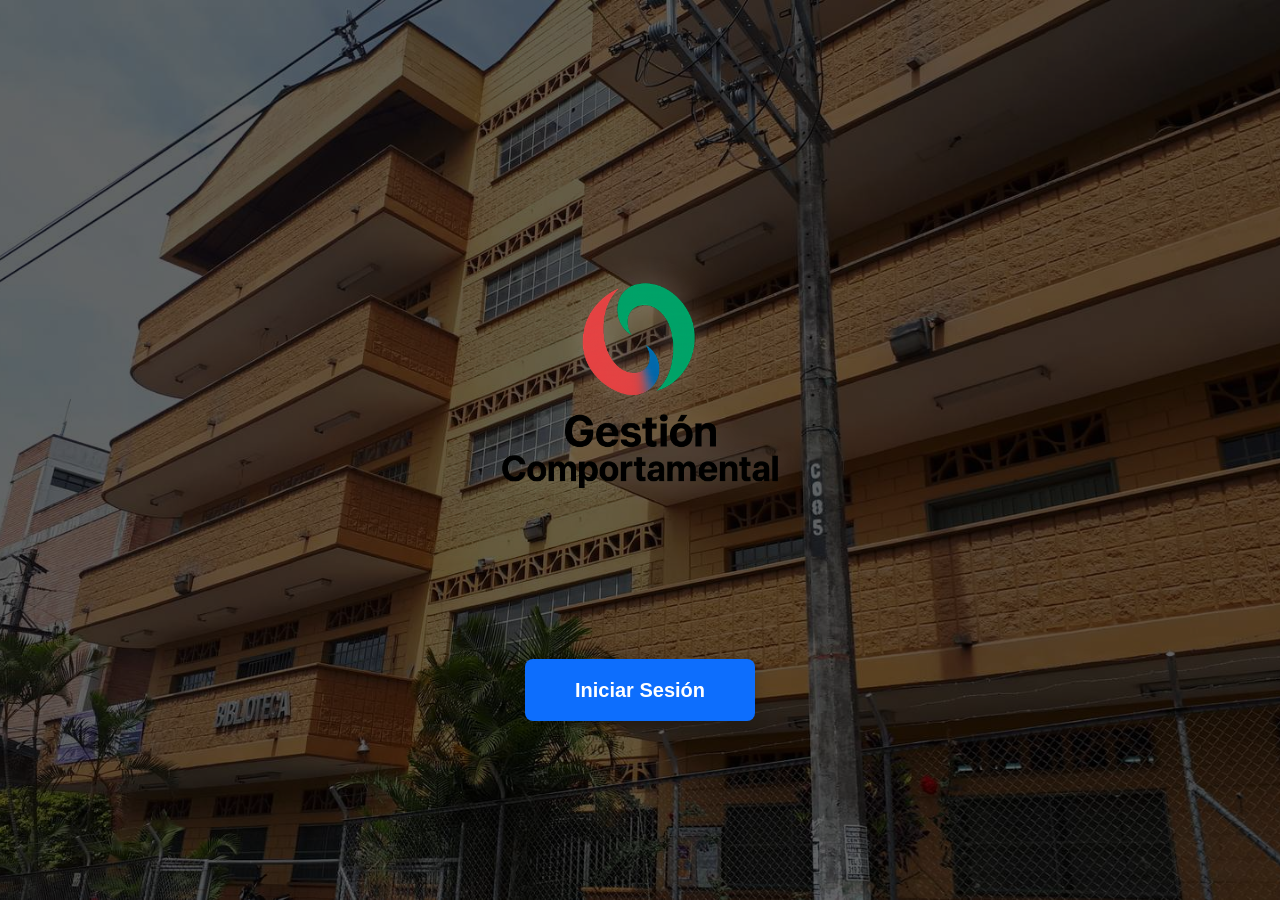
<file: Index.html>
<!DOCTYPE html>
<html lang="es">
<head>
  <meta charset="UTF-8">
  <title>Sistema Comportamental IEMC</title>
  <meta name="viewport" content="width=device-width, initial-scale=1">
  <link href="https://cdn.jsdelivr.net/npm/bootstrap@5.3.0/dist/css/bootstrap.min.css" rel="stylesheet">
  <link rel="stylesheet" href="index/Style.css">
  <script src="https://cdn.jsdelivr.net/npm/bootstrap@5.3.0/dist/js/bootstrap.bundle.min.js"></script>
</head>
<body>

  <!-- ===== IMAGEN DE FONDO (en HTML) ===== -->
  <img class="background-img" src="Vista/Img/fondo.jpg" alt="Fondo del colegio">

  <!-- ===== CAPA OSCURA (overlay) ===== -->
  <div class="overlay"></div>

  <!-- ===== CONTENIDO CENTRADO ===== -->
  <div class="center-content">
    <!-- Logo -->
    <div class="logo-container">
      <img src="Vista/Img/Logo.png" alt="Sistema Comportamental IEMC" class="logo">
    </div>
    <!-- Botón Iniciar Sesión -->
    <a href="Vista/Inicio_sesion/Index.html" class="login-btn">Iniciar Sesión</a>
  </div>

</body>
</html>
</file>
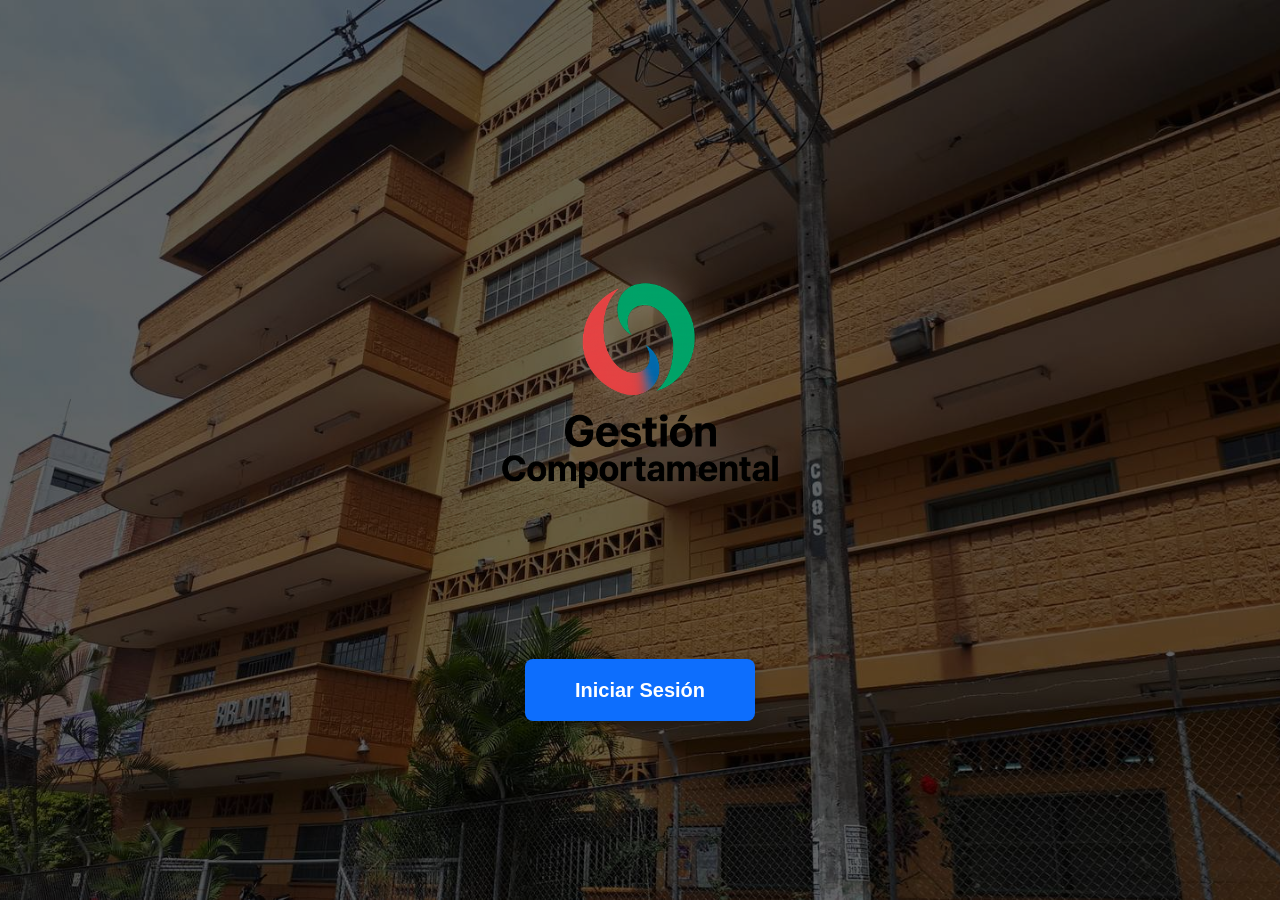
<file: index.html>
<!DOCTYPE html>
<html lang="es">
<head>
  <meta charset="UTF-8">
  <title>Sistema Comportamental IEMC</title>
  <meta name="viewport" content="width=device-width, initial-scale=1">
  <link href="https://cdn.jsdelivr.net/npm/bootstrap@5.3.0/dist/css/bootstrap.min.css" rel="stylesheet">
  <link rel="stylesheet" href="index/Style.css">
  <script src="https://cdn.jsdelivr.net/npm/bootstrap@5.3.0/dist/js/bootstrap.bundle.min.js"></script>
</head>
<body>

  <!-- ===== IMAGEN DE FONDO (en HTML) ===== -->
  <!-- Corrección: Se vació el alt y se agregó aria-hidden="true" porque es una imagen puramente decorativa y no aporta información vital, evitando ruido en lectores de pantalla. -->
  <img class="background-img" src="Vista/Img/fondo.jpg" alt="" aria-hidden="true">

  <!-- ===== CAPA OSCURA (overlay) ===== -->
  <!-- Corrección: Se agregó aria-hidden="true" a este div decorativo. -->
  <div class="overlay" aria-hidden="true"></div>

  <!-- ===== CONTENIDO CENTRADO ===== -->
  <!-- Corrección: Se reemplazó <div class="center-content"> por <main> para establecer el único bloque de contenido principal del documento. -->
  <main class="center-content">
    
    <!-- Logo -->
    <div class="logo-container">
      <img src="Vista/Img/Logo.png" alt="Logotipo del Sistema Comportamental IEMC" class="logo">
    </div>
    
    <!-- Botón Iniciar Sesión -->
    <a href="Vista/Inicio_sesion/Index.html" class="login-btn">Iniciar Sesión</a>
    
  </main>

</body>
</html>
</file>
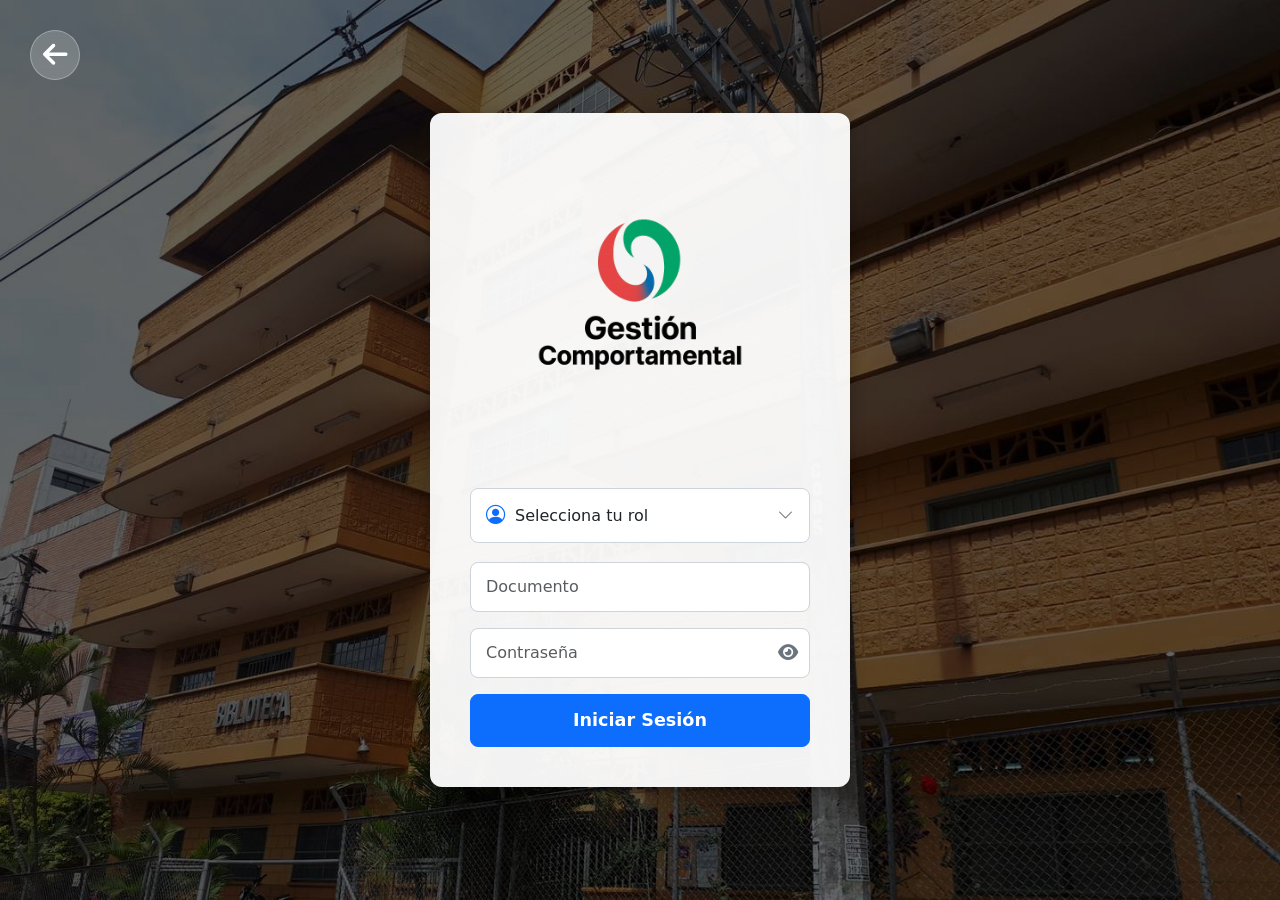
<file: Vista/Inicio_sesion/Index.html>
<!DOCTYPE html>
<html lang="es">
<head>
  <meta charset="UTF-8">
  <meta name="viewport" content="width=device-width, initial-scale=1.0">
  <title>Sistema Comportamental - Login</title>
  <!-- Bootstrap 5 CSS -->
  <link href="https://cdn.jsdelivr.net/npm/bootstrap@5.3.3/dist/css/bootstrap.min.css" rel="stylesheet">
  <!-- Font Awesome 6 -->
  <link rel="stylesheet" href="https://cdnjs.cloudflare.com/ajax/libs/font-awesome/6.5.1/css/all.min.css">
  <!-- Bootstrap Icons -->
  <link rel="stylesheet" href="https://cdn.jsdelivr.net/npm/bootstrap-icons@1.10.5/font/bootstrap-icons.css">
  <link rel="stylesheet" href="Style.css">
  <!-- Al final del body, antes de cerrar -->
  <script src="Script.js"></script> 
  </head>
<body>
  <!-- Imagen de fondo mediante etiqueta HTML -->
  <img class="background-img" src="../Img/fondo.jpg" alt="Fondo">
  <div class="overlay"></div>

  <!-- CAMBIO ACCESIBILIDAD: Se añade aria-label para describir el destino del enlace de retroceso a lectores de pantalla -->
  <a href="../../index.html" class="back-arrow" title="Volver al inicio" aria-label="Volver al inicio">
    <i class="fas fa-arrow-left"></i>
  </a>
  
  <!-- CAMBIO SEMÁNTICO Y MAIN ÚNICO: Se reemplaza <div class="container-login"> por <main> para establecer el contenedor principal de la página -->
  <main class="container-login">
    <!-- CAMBIO SEMÁNTICO: Se reemplaza <div class="login-box"> por <section> por ser una sección temática de ingreso -->
    <section class="login-box">
      <!-- CAMBIO SEMÁNTICO: Se reemplaza <div class="login-header"> por <header> para estructurar la cabecera de la sección -->
      <header class="login-header">
        <img src="../Img/Logo.png" alt="Sistema Comportamental">
      </header>

      <!-- Formulario con selector personalizado de roles (con iconos) -->
      <form id="loginForm">
        <div class="custom-select-wrapper" id="roleSelectWrapper">
          <div class="custom-select-trigger" id="roleSelectTrigger">
            <div class="selected-value">
              <i class="bi bi-person-circle"></i>
              <span>Selecciona tu rol</span>
            </div>
            <i class="bi bi-chevron-down arrow"></i>
          </div>
          <div class="custom-options" id="roleOptions">
            <div class="option-item" data-value="administrador" data-icon="bi bi-shield-lock">
              <i class="bi bi-shield-lock"></i>
              <span>Administrador</span>
            </div>
            <div class="option-item" data-value="docente" data-icon="bi bi-person-badge">
              <i class="bi bi-person-badge"></i>
              <span>Docente</span>
            </div>
            <div class="option-item" data-value="padre_familia" data-icon="bi bi-people">
              <i class="bi bi-people"></i>
              <span>Padre de familia</span>
            </div>
            <div class="option-item" data-value="estudiante" data-icon="bi bi-mortarboard">
              <i class="bi bi-mortarboard"></i>
              <span>Estudiante</span>
            </div>
          </div>
        </div>
        
        <!-- CAMBIO ASOCIACIÓN LABEL: Se añade <label> visualmente oculto para el select, asegurando accesibilidad -->
        <label for="rolHidden" class="visually-hidden">Selecciona tu rol</label>
        <select name="rol" id="rolHidden" class="hidden-select" required>
          <option value="" disabled selected>Selecciona tu rol</option>
          <option value="administrador">Administrador</option>
          <option value="docente">Docente</option>
          <option value="padre_familia">Padre de familia</option>
          <option value="estudiante">Estudiante</option>
        </select>

        <div class="mb-3">
          <!-- CAMBIO ASOCIACIÓN LABEL: Se añade etiqueta label (oculta) con un atributo for que coincide con el id del input. También se agregó el id="inputDocumento" al input -->
          <label for="inputDocumento" class="visually-hidden">Documento</label>
          <input type="text" id="inputDocumento" class="form-control" name="documento" placeholder="Documento" required>
        </div>
        <div class="mb-3 password-wrapper">
          <!-- CAMBIO ASOCIACIÓN LABEL: Se añade etiqueta label (oculta) vinculada al input de contraseña -->
          <label for="password" class="visually-hidden">Contraseña</label>
          <input type="password" id="password" class="form-control" name="contraseña" placeholder="Contraseña" required>
          
          <!-- CAMBIO ACCESIBILIDAD: Se agregan role="button", tabindex="0" y aria-label al icono para que sea reconocible e interactuable por lectores de pantalla y navegación de teclado -->
          <i class="fas fa-eye toggle-password" onclick="togglePassword()" role="button" tabindex="0" aria-label="Mostrar u ocultar contraseña"></i>
        </div>
        <button type="submit" class="btn btn-primary w-100 btn-custom">Iniciar Sesión</button>
      </form>
    </section>
  </main>
</body>
</html>
</file>
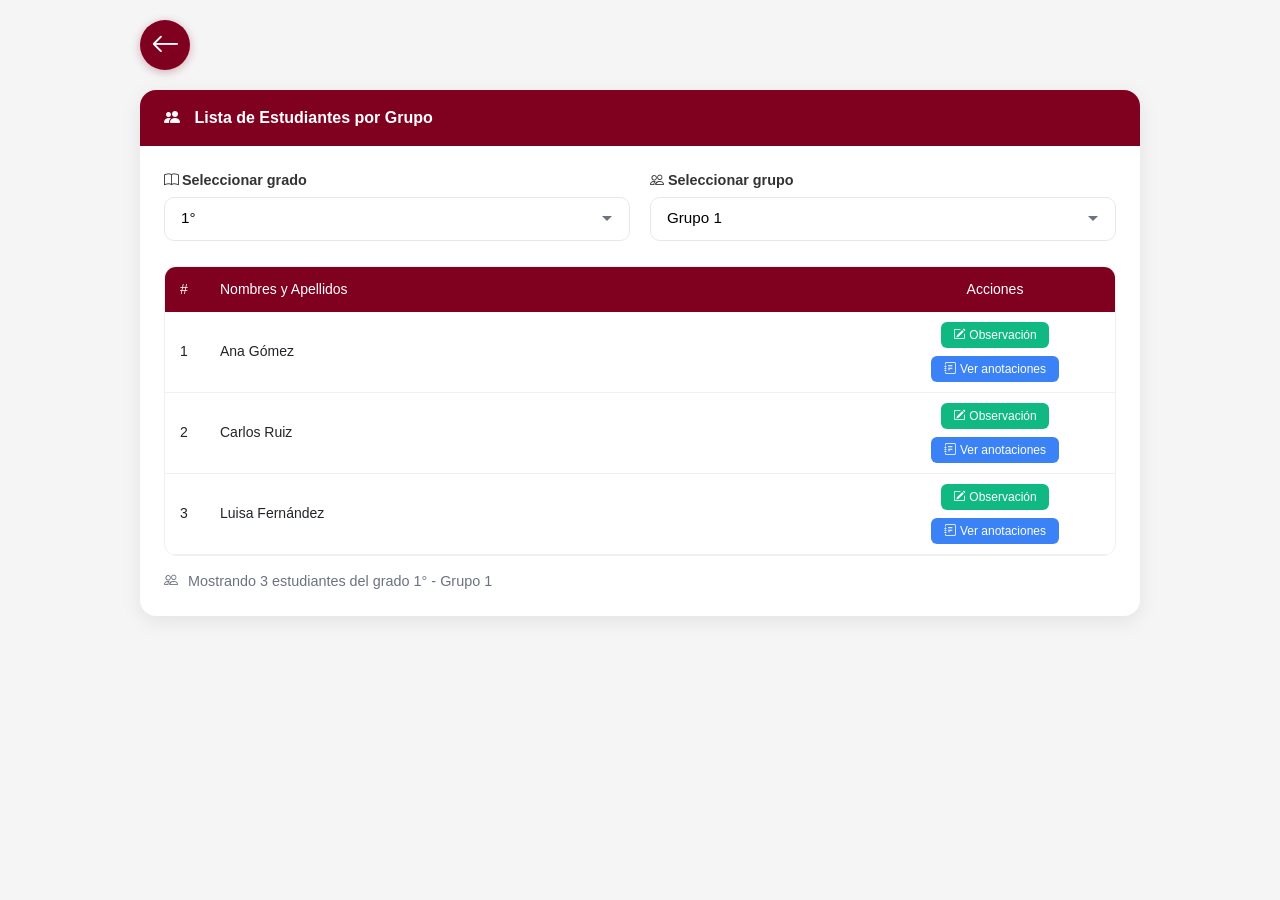
<file: Vista/Lista/index.html>
<!DOCTYPE html>
<html lang="es">
<head>
    <meta charset="UTF-8">
    <meta name="viewport" content="width=device-width, initial-scale=1.0">
    <title>Lista de Grupos</title>

    <!-- Bootstrap 5 -->
    <link href="https://cdn.jsdelivr.net/npm/bootstrap@5.3.3/dist/css/bootstrap.min.css" rel="stylesheet">
    <!-- Bootstrap Icons -->
    <link href="https://cdn.jsdelivr.net/npm/bootstrap-icons@1.10.5/font/bootstrap-icons.css" rel="stylesheet">
    <link rel="stylesheet" href="Css/Style.css">
</head>
<body>
    <!-- CAMBIO SEMÁNTICO Y MAIN ÚNICO: Se reemplaza <div class="main-container"> por <main class="main-container"> para encapsular el contenido principal único de la vista -->
    <main class="main-container">

        <!-- ===== BOTÓN VOLVER ===== -->
        <!-- CAMBIO ACCESIBILIDAD: Se añade aria-label para que los lectores de pantalla informen la función del enlace, ya que solo contiene un icono visual -->
        <a href="../Admin/Index.html" class="btn-volver" aria-label="Volver al panel principal">
            <i class="bi bi-arrow-left"></i>
        </a>

        <!-- ===== TARJETA ===== -->
        <!-- CAMBIO SEMÁNTICO: Se reemplaza <div class="card"> por <article class="card"> para definir un contenedor de contenido independiente -->
        <article class="card">
            <!-- CAMBIO SEMÁNTICO: Se reemplaza <div class="card-header"> por <header class="card-header"> para representar la cabecera interna de la tarjeta -->
            <header class="card-header">
                <i class="bi bi-people-fill"></i> Lista de Estudiantes por Grupo
            </header>
            <div class="card-body">

                <!-- ===== FILTROS CON SELECTS ===== -->
                <div class="filtros">
                    <!-- Selector de Grado -->
                    <div class="filtro-item">
                        <label for="selectGrado"><i class="bi bi-book"></i> Seleccionar grado</label>
                        <select id="selectGrado">
                            <option value="">Seleccione un grado</option>
                            <!-- Opciones generadas desde JS -->
                        </select>
                    </div>

                    <!-- Selector de Grupo -->
                    <div class="filtro-item">
                        <label for="selectGrupo"><i class="bi bi-people"></i> Seleccionar grupo</label>
                        <select id="selectGrupo" disabled>
                            <option value="">Primero seleccione un grado</option>
                        </select>
                    </div>
                </div>

                <!-- ===== TABLA DE ESTUDIANTES ===== -->
                <div class="tabla-wrapper">
                    <table class="tabla-estudiantes">
                        <thead>
                            <tr>
                                <!-- CAMBIO ACCESIBILIDAD: Se añade scope="col" a los encabezados para asociar las celdas con sus respectivas columnas en lectores de pantalla -->
                                <th scope="col" style="width: 40px">#</th>
                                <th scope="col">Nombres y Apellidos</th>
                                <th scope="col" style="width: 240px" class="text-center">Acciones</th>
                            </tr>
                        </thead>
                        <tbody id="tablaEstudiantes">
                            <tr><td colspan="3" class="empty-row">Seleccione un grado y grupo para ver los estudiantes</td></tr>
                        </tbody>
                    </table>
                </div>

                <div class="contador" id="contadorEstudiantes">
                    <i class="bi bi-info-circle"></i> Mostrando 0 estudiantes
                </div>

            </div>
        </article>

    </main>

    <!-- Scripts -->
    <script src="https://cdn.jsdelivr.net/npm/bootstrap@5.3.3/dist/js/bootstrap.bundle.min.js"></script>
    <script src="Js/Script.js"></script>
</body>
</html>
</file>
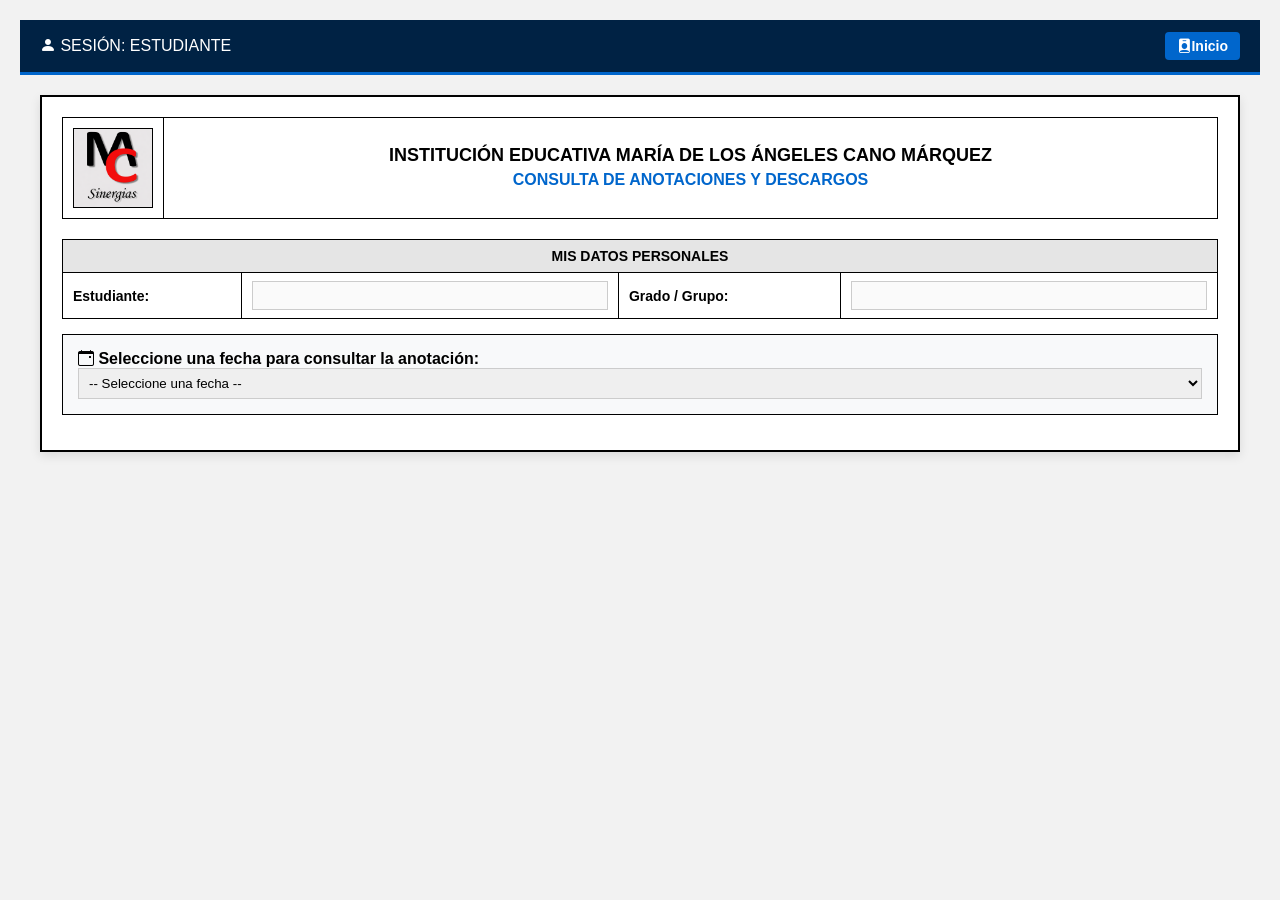
<file: Vista/Historial observaciones/Estudiantes/Index.html>
<!DOCTYPE html>
<html lang="es">
<head>
    <meta charset="UTF-8">
    <meta name="viewport" content="width=device-width, initial-scale=1.0">
    <title>Historial - Mis Anotaciones</title>
    <link rel="stylesheet" href="https://cdn.jsdelivr.net/npm/bootstrap-icons@1.10.5/font/bootstrap-icons.css">
    <link rel="stylesheet" href="Style.css">
</head>
<body>
    <div class="barra-nav">
        <span><i class="bi bi-person-fill"></i> SESIÓN: ESTUDIANTE</span>
        <a href=""><i class="bi bi-person-badge-fill"></i>Inicio</a>
    </div>

    <main class="formato">
        <!-- ENCABEZADO INSTITUCIONAL -->
        <table class="encabezado">
            <tr>
                <td style="width: 100px; text-align: center;">
                    <!-- LOGO CON ETIQUETA IMG -->
                    <div class="logo-placeholder">
                        <img src="../../Img/LogoMc.png" alt="Logo Institucional">
                    </div>
                </td>
                <td style="text-align: center;">
                    <h2 style="margin:2px 0; font-size: 18px;">INSTITUCIÓN EDUCATIVA MARÍA DE LOS ÁNGELES CANO MÁRQUEZ</h2>
                    <h3 style="margin:5px 0; font-size: 16px; color: #0066cc;">CONSULTA DE ANOTACIONES Y DESCARGOS</h3>
                </td>
            </tr>
        </table>

        <!-- DATOS ESTUDIANTE LOGUEADO -->
        <table>
            <tr><th colspan="4">MIS DATOS PERSONALES</th></tr>
            <tr>
                <td style="font-weight:bold;">Estudiante:</td>
                <td><input type="text" id="estNombre" disabled></td>
                <td style="font-weight:bold;">Grado / Grupo:</td>
                <td><input type="text" id="estGrado" disabled></td>
            </tr>
        </table>

        <!-- SELECTOR DE FECHA -->
        <div style="background: #f8f9fa; border: 1px solid black; padding: 15px; margin-bottom: 15px;">
            <label style="font-weight:bold;"><i class="bi bi-calendar-event"></i> Seleccione una fecha para consultar la anotación:</label>
            <select id="selectFechaEstudiante" onchange="cargarDetalleAnotacionEstudiante()">
                <!-- Opciones cargadas dinámicamente -->
            </select>
        </div>

        <!-- DETALLE DE LA ANOTACIÓN SELECCIONADA -->
        <div id="contenedorDetalleAnotacion" class="tarjeta hidden">
            <h3 style="margin-top:0; color:#002244;" id="viewMotivo">Motivo de la observación</h3>

            <table>
                <tr>
                    <th>Fecha</th>
                    <th>Hora</th>
                    <th>Tipo</th>
                    <th>Situación</th>
                    <th>Registrado por</th>
                </tr>
                <tr>
                    <td><input type="text" id="viewFecha" disabled></td>
                    <td><input type="text" id="viewHora" disabled></td>
                    <td><input type="text" id="viewTipo" disabled></td>
                    <td><input type="text" id="viewSituacion" disabled></td>
                    <td><input type="text" id="viewAutor" disabled></td>
                </tr>
            </table>

            <div style="margin-bottom: 15px;">
                <label style="font-weight:bold;">Descripción del hecho:</label>
                <textarea id="viewDescripcion" disabled></textarea>
            </div>

            <!-- SECCIÓN DE DESCARGOS DEL ESTUDIANTE -->
            <div style="border-top: 1px solid #ccc; padding-top: 15px; margin-top: 15px;">
                <h4 style="margin: 0 0 8px 0; color:#0066cc;"><i class="bi bi-chat-right-text"></i> Mis Descargos</h4>
                <p style="font-size: 12px; color: #555;">Ingrese sus descargos o aclaraciones correspondientes a esta situación.</p>

                <textarea id="inputDescargoEstudiante" placeholder="Escriba aquí sus descargos..."></textarea>
                <div style="margin-top: 8px; text-align: right;">
                    <button type="button" class="btn btn-guardar" onclick="guardarDescargoEstudiante()">
                        <i class="bi bi-send-check"></i> Enviar Descargos
                    </button>
                </div>
            </div>

            <!-- CONFIRMACIÓN Y FIRMA -->
            <div style="border-top: 1px solid #ccc; padding-top: 15px; margin-top: 15px;">
                <h4 style="margin: 0 0 8px 0;"><i class="bi bi-patch-check"></i> Firma y Confirmación de Lectura</h4>
                <input type="text" id="inputFirmaEstudiante" placeholder="Escriba su nombre completo como firma de lectura">
                <div style="margin-top: 8px; text-align: right;">
                    <button type="button" class="btn" onclick="confirmarFirmaEstudiante()">
                        <i class="bi bi-check-lg"></i> Confirmar Firma
                    </button>
                </div>
            </div>
        </div>
    </main>
    <script src="Script.js"></script>
</body>
</html>
</file>
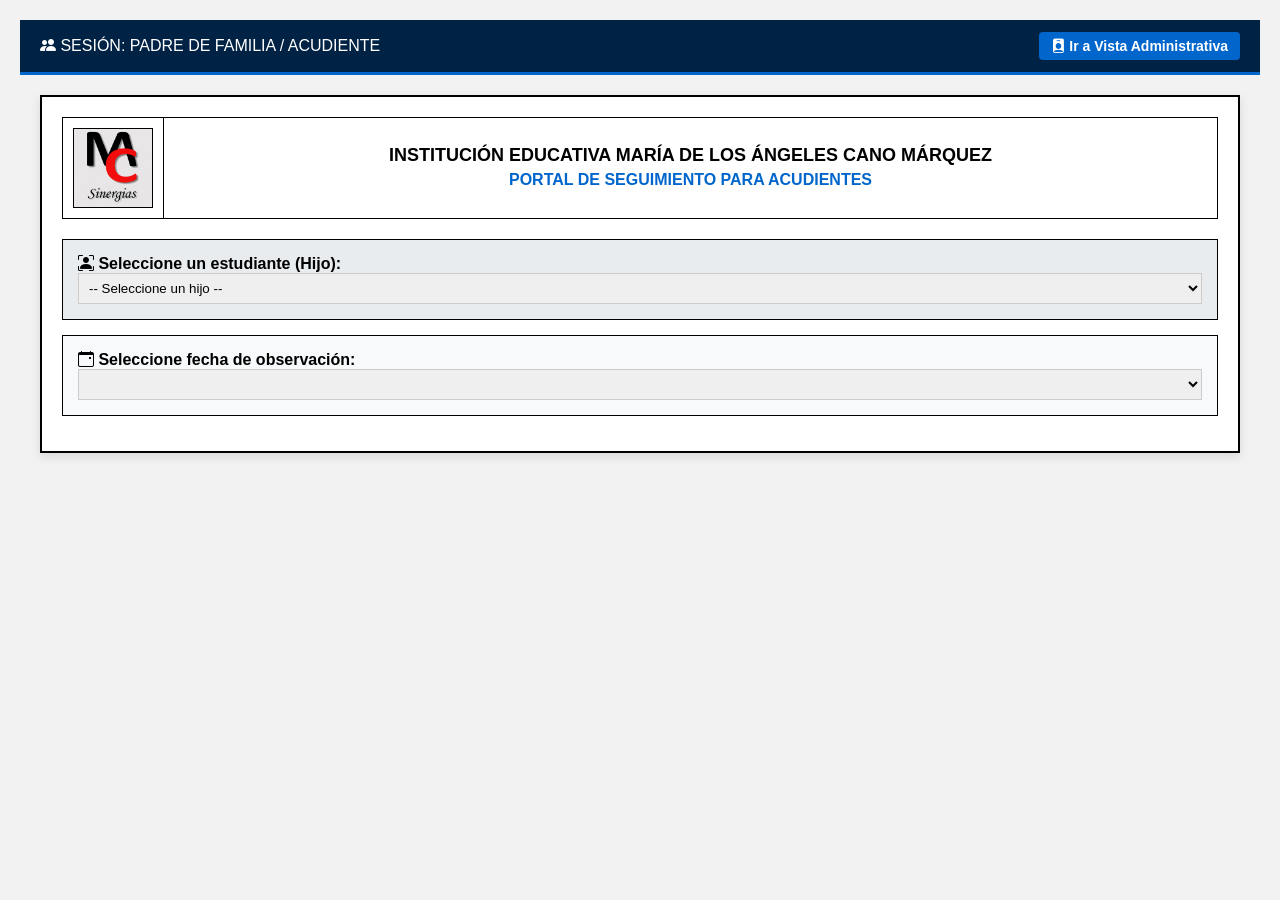
<file: Vista/Historial observaciones/Padres_Acudientes/Index.html>
<!DOCTYPE html>
<html lang="es">
<head>
    <meta charset="UTF-8">
    <meta name="viewport" content="width=device-width, initial-scale=1.0">
    <title>Módulo Acudiente - Seguimiento de Hijos</title>
    <link rel="stylesheet" href="https://cdn.jsdelivr.net/npm/bootstrap-icons@1.10.5/font/bootstrap-icons.css">
    <link rel="stylesheet" href="Style.css">
</head>
<body>

    <!-- ============================================
         BARRA DE NAVEGACIÓN
         ============================================ -->
    <div class="barra-nav">
        <span>
            <i class="bi bi-people-fill"></i> SESIÓN: PADRE DE FAMILIA / ACUDIENTE
        </span>
        <a href="admin_anotaciones.html">
            <i class="bi bi-person-badge-fill"></i> Ir a Vista Administrativa
        </a>
    </div>

    <!-- ============================================
         CONTENIDO PRINCIPAL
         ============================================ -->
    <main class="formato">

        <!-- Encabezado institucional -->
        <table class="encabezado">
            <tr>
                <td style="width: 100px; text-align: center;">
                    <!-- LOGO CON ETIQUETA IMG -->
                    <div class="logo-placeholder">
                        <img src="../../Img/LogoMc.png" alt="Logo Institucional">
                    </div>
                </td>
                <td style="text-align: center;">
                    <h2 style="margin: 2px 0; font-size: 18px;">
                        INSTITUCIÓN EDUCATIVA MARÍA DE LOS ÁNGELES CANO MÁRQUEZ
                    </h2>
                    <h3 style="margin: 5px 0; font-size: 16px; color: #0066cc;">
                        PORTAL DE SEGUIMIENTO PARA ACUDIENTES
                    </h3>
                </td>
            </tr>
        </table>

        <!-- Selector de hijo a cargo -->
        <div style="background: #e9ecef; border: 1px solid black; padding: 15px; margin-bottom: 15px;">
            <label style="font-weight: bold;">
                <i class="bi bi-person-bounding-box"></i> Seleccione un estudiante (Hijo):
            </label>
            <select id="selectHijoPadre" onchange="cambiarHijoPadre()">
                <!-- Se llena dinámicamente -->
            </select>
        </div>

        <!-- Selector de fecha -->
        <div style="background: #f8f9fa; border: 1px solid black; padding: 15px; margin-bottom: 15px;">
            <label style="font-weight: bold;">
                <i class="bi bi-calendar-event"></i> Seleccione fecha de observación:
            </label>
            <select id="selectFechaPadre" onchange="cargarAnotacionPadre()">
                <!-- Se llena dinámicamente -->
            </select>
        </div>

        <!-- Vista de la observación -->
        <div id="contenedorPadreAnotacion" class="tarjeta hidden">

            <h3 id="padreMotivo" style="margin-top: 0; color: #002244;">Motivo</h3>

            <!-- Datos generales de la anotación -->
            <table>
                <tr>
                    <th>Fecha</th>
                    <th>Hora</th>
                    <th>Tipo</th>
                    <th>Situación</th>
                    <th>Registrado por</th>
                </tr>
                <tr>
                    <td><input type="text" id="padreFecha" disabled></td>
                    <td><input type="text" id="padreHora" disabled></td>
                    <td><input type="text" id="padreTipo" disabled></td>
                    <td><input type="text" id="padreSituacion" disabled></td>
                    <td><input type="text" id="padreAutor" disabled></td>
                </tr>
            </table>

            <!-- Campos descriptivos -->
            <div style="margin-bottom: 15px;">
                <label style="font-weight: bold;">Descripción de la situación:</label>
                <textarea id="padreDescripcion" disabled></textarea>
            </div>

            <div style="margin-bottom: 15px;">
                <label style="font-weight: bold;">Descargos del estudiante:</label>
                <textarea id="padreDescargoEstudiante" disabled></textarea>
            </div>

            <div style="margin-bottom: 15px;">
                <label style="font-weight: bold;">Acciones pedagógicas u observaciones adicionales:</label>
                <textarea id="padreAcciones" disabled></textarea>
            </div>

            <!-- Firma del acudiente -->
            <div style="border-top: 1px solid #ccc; padding-top: 15px;">
                <h4 style="margin: 0 0 8px 0;">
                    <i class="bi bi-pen"></i> Confirmación de Notificación del Acudiente
                </h4>
                <input type="text"
                       id="inputFirmaAcudiente"
                       placeholder="Escriba su nombre completo para firmar notificación">
                <div style="margin-top: 8px; text-align: right;">
                    <button type="button" class="btn" onclick="confirmarFirmaAcudiente()">
                        <i class="bi bi-check-circle"></i> Confirmar Notificación
                    </button>
                </div>
            </div>

        </div>
    </main>
    <script src="Script.js"></script>

</body>
</html>
</file>
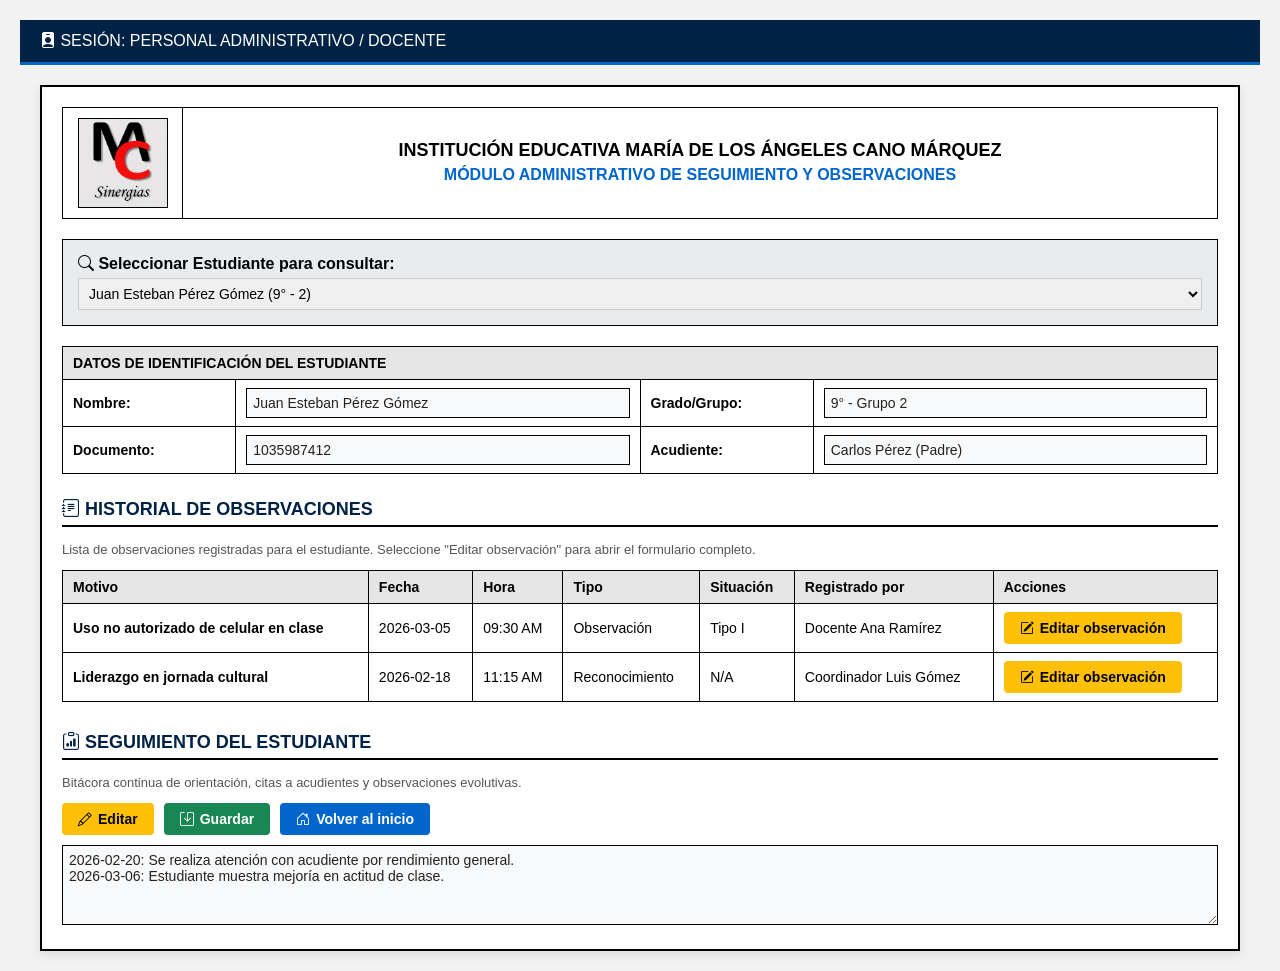
<file: Vista/Historial observaciones/Personal_Educativo/Index.html>
<!DOCTYPE html>
<html lang="es">
<head>
    <meta charset="UTF-8">
    <meta name="viewport" content="width=device-width, initial-scale=1.0">
    <title>Módulo Administrativo - Historial de Observaciones</title>
    <link rel="stylesheet" href="https://cdn.jsdelivr.net/npm/bootstrap-icons@1.10.5/font/bootstrap-icons.css">
    <link rel="stylesheet" href="Style.css">
</head>
<body>

    <div class="barra-nav">
        <span><i class="bi bi-person-badge-fill"></i> SESIÓN: PERSONAL ADMINISTRATIVO / DOCENTE</span>
    </div>

    <main class="formato">
        <!-- ENCABEZADO INSTITUCIONAL -->
        <table class="encabezado">
            <tr>
                <td style="width: 120px; text-align: center;">
                    <!-- LOGO CON ETIQUETA IMG -->
                    <div class="logo-placeholder">
                        <img src="../../Img/LogoMc.png" alt="Logo Institucional">
                    </div>
                </td>
                <td style="text-align: center;">
                    <h2 style="margin:2px 0; font-size: 18px;">INSTITUCIÓN EDUCATIVA MARÍA DE LOS ÁNGELES CANO MÁRQUEZ</h2>
                    <h3 style="margin:5px 0; font-size: 16px; color: #0066cc;">MÓDULO ADMINISTRATIVO DE SEGUIMIENTO Y OBSERVACIONES</h3>
                </td>
            </tr>
        </table>

        <!-- SELECCIÓN DE ESTUDIANTE -->
        <div style="background: #e9ecef; padding: 15px; border: 1px solid black; margin-bottom: 20px;">
            <label for="selectEstudianteAdmin" style="font-weight: bold;"><i class="bi bi-search"></i> Seleccionar Estudiante para consultar:</label>
            <select id="selectEstudianteAdmin" style="margin-top: 5px;" onchange="cargarEstudianteAdmin()">
                <!-- Opciones cargadas dinámicamente -->
            </select>
        </div>

        <!-- DATOS DEL ESTUDIANTE -->
        <section>
            <table>
                <tr><th colspan="4">DATOS DE IDENTIFICACIÓN DEL ESTUDIANTE</th></tr>
                <tr>
                    <td style="width:15%; font-weight:bold;">Nombre:</td>
                    <td><input type="text" id="adminNombreEst" disabled></td>
                    <td style="width:15%; font-weight:bold;">Grado/Grupo:</td>
                    <td><input type="text" id="adminGradoEst" disabled></td>
                </tr>
                <tr>
                    <td style="font-weight:bold;">Documento:</td>
                    <td><input type="text" id="adminDocEst" disabled></td>
                    <td style="font-weight:bold;">Acudiente:</td>
                    <td><input type="text" id="adminAcudienteEst" disabled></td>
                </tr>
            </table>
        </section>

        <!-- SECCIÓN 1: HISTORIAL DE OBSERVACIONES -->
        <section>
            <div class="titulo-seccion"><i class="bi bi-journal-text"></i> Historial de Observaciones</div>
            <p style="font-size: 13px; color: #555;">Lista de observaciones registradas para el estudiante. Seleccione "Editar observación" para abrir el formulario completo.</p>
            
            <table id="tablaHistorialResumen">
                <thead>
                    <tr>
                        <th>Motivo</th>
                        <th>Fecha</th>
                        <th>Hora</th>
                        <th>Tipo</th>
                        <th>Situación</th>
                        <th>Registrado por</th>
                        <th>Acciones</th>
                    </tr>
                </thead>
                <tbody id="tbodyHistorial">
                    <!-- Se llena dinámicamente con la lista en resumen -->
                </tbody>
            </table>
            <div id="mensajeSinHistorial" class="alerta-info hidden">No hay observaciones registradas para este estudiante.</div>
        </section>

        <!-- FORMULARIO COMPLETO DE EDICIÓN DE OBSERVACIÓN (OCULTO HASTA SELECCIONAR) -->
        <section id="seccionEdicionObservacion" class="caja-formulario hidden">
            <div class="titulo-seccion" style="margin-top:0; color:#0066cc;">
                <i class="bi bi-pencil-square"></i> Edición de Observación Completa
            </div>

            <form id="formObservacionCompleta" onsubmit="event.preventDefault(); guardarCambiosObservacion();">
                <input type="hidden" id="editAnotacionId">

                <table>
                    <tr>
                        <th style="width: 20%;">Fecha</th>
                        <th style="width: 20%;">Tipo de Registro</th>
                        <th style="width: 20%;">Situación Tipo</th>
                        <th style="width: 40%;">Registrado por / Docente</th>
                    </tr>
                    <tr>
                        <td><input type="date" id="editFecha" required></td>
                        <td>
                            <select id="editTipo" required>
                                <option value="Observación">Observación</option>
                                <option value="Reconocimiento">Reconocimiento</option>
                            </select>
                        </td>
                        <td>
                            <select id="editSituacionTipo" required>
                                <option value="N/A">N/A</option>
                                <option value="Tipo I">Tipo I</option>
                                <option value="Tipo II">Tipo II</option>
                                <option value="Tipo III">Tipo III</option>
                            </select>
                        </td>
                        <td><input type="text" id="editAutor" required></td>
                    </tr>
                </table>

                <div style="margin-bottom: 12px;">
                    <label style="font-weight:bold; display:block; margin-bottom:4px;">Motivo Principal:</label>
                    <input type="text" id="editMotivo" required>
                </div>

                <div style="margin-bottom: 12px;">
                    <label style="font-weight:bold; display:block; margin-bottom:4px;">Descripción del hecho:</label>
                    <textarea id="editDescripcion" required></textarea>
                </div>

                <div style="margin-bottom: 12px;">
                    <label style="font-weight:bold; display:block; margin-bottom:4px;">Descargos del estudiante:</label>
                    <textarea id="editDescargo" placeholder="Descargos del estudiante..."></textarea>
                </div>

                <div style="margin-bottom: 12px;">
                    <label style="font-weight:bold; display:block; margin-bottom:4px;">Acciones pedagógicas y/o compromisos:</label>
                    <textarea id="editAccionesPedagogicas" placeholder="Escriba las acciones o acuerdos alcanzados..."></textarea>
                </div>

                <table>
                    <tr><th colspan="3">FIRMAS Y CONFIRMACIONES REGISTRADAS</th></tr>
                    <tr>
                        <td style="width: 33%;">
                            <label style="font-weight:bold;">Firma Estudiante:</label>
                            <input type="text" id="editFirmaEstudiante" placeholder="Nombre / Firma Estudiante">
                        </td>
                        <td style="width: 33%;">
                            <label style="font-weight:bold;">Firma Docente / Testigo:</label>
                            <input type="text" id="editFirmaDocente" placeholder="Nombre Docente / Testigo">
                        </td>
                        <td style="width: 34%;">
                            <label style="font-weight:bold;">Firma Acudiente:</label>
                            <input type="text" id="editFirmaAcudiente" placeholder="Nombre Acudiente">
                        </td>
                    </tr>
                </table>

                <!-- BOTONES DE LA SECCIÓN DE OBSERVACIÓN -->
                <div style="margin-top: 15px; display: flex; gap: 10px; justify-content: flex-end;">
                    <button type="button" class="btn btn-cancelar" onclick="cerrarFormularioEdicion()">
                        <i class="bi bi-x-circle"></i> Cancelar
                    </button>
                    <button type="submit" class="btn btn-guardar">
                        <i class="bi bi-save"></i> Guardar Cambios
                    </button>
                </div>
            </form>
        </section>

        <!-- SECCIÓN 2: SEGUIMIENTO DEL ESTUDIANTE -->
        <section style="margin-top: 30px;">
            <div class="titulo-seccion"><i class="bi bi-clipboard-data"></i> Seguimiento del Estudiante</div>
            <p style="font-size: 13px; color: #555;">Bitácora continua de orientación, citas a acudientes y observaciones evolutivas.</p>

            <div style="margin-bottom: 10px; display: flex; gap: 10px;">
                <button type="button" class="btn btn-editar" id="btnEditarSeguimiento" onclick="habilitarEdicionSeguimiento()">
                    <i class="bi bi-pencil"></i> Editar
                </button>
                <button type="button" class="btn btn-guardar" id="btnGuardarSeguimiento" onclick="guardarSeguimiento()" disabled>
                    <i class="bi bi-save"></i> Guardar
                </button>
                <button type="button" class="btn btn-principal" onclick="volverAlInicioSeguimiento()">
                    <i class="bi bi-house-door"></i> Volver al inicio
                </button>
            </div>

            <textarea id="textSeguimientoEstudiante" disabled placeholder="No se han registrado notas de seguimiento para este estudiante."></textarea>
        </section>
    </main>
    <Script src="Script.js"></Script>
</body>
</html>
</file>
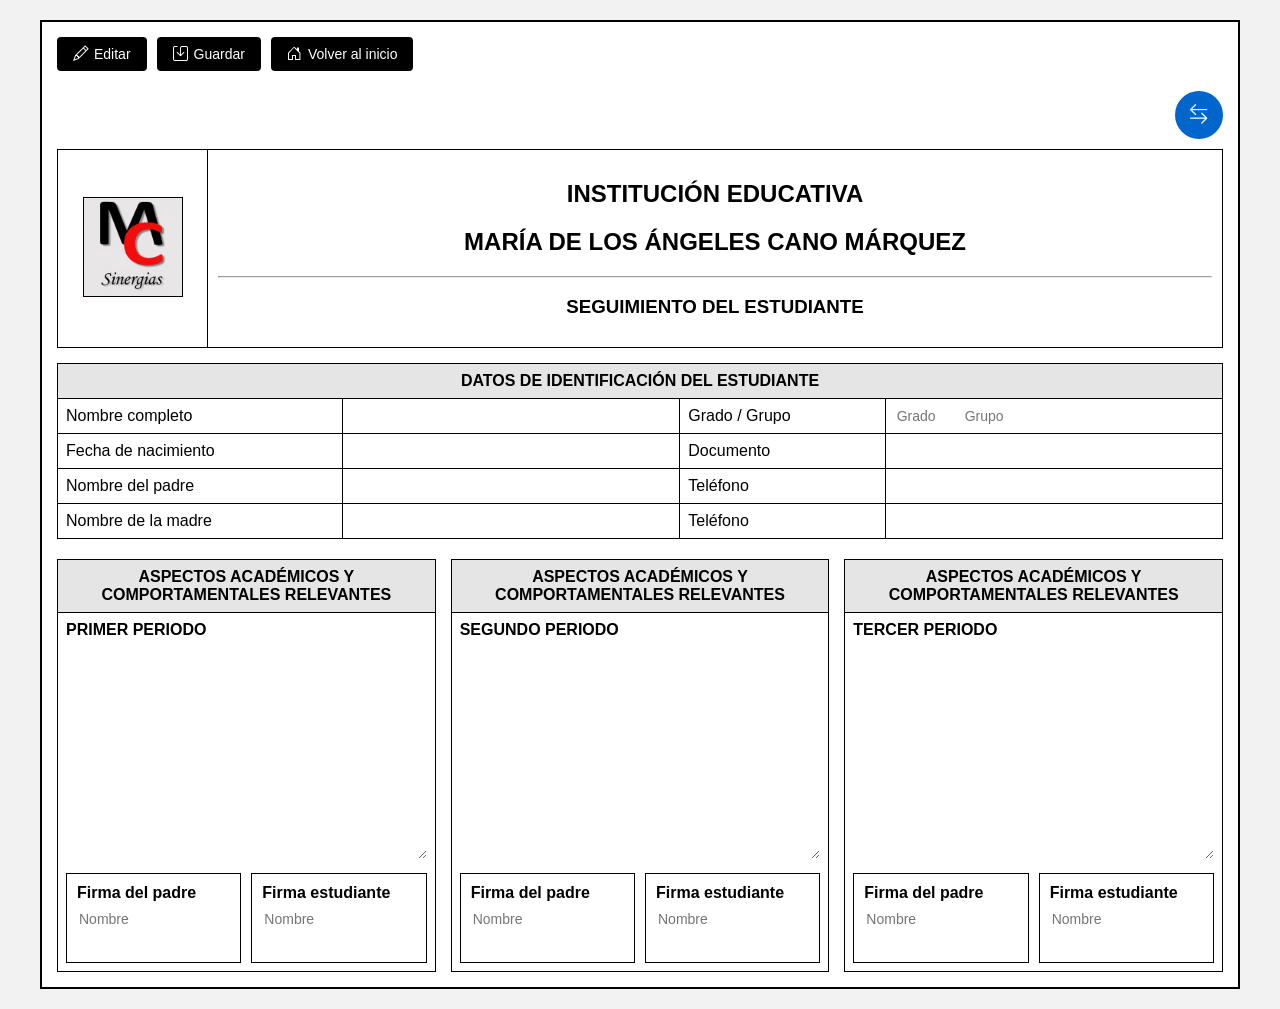
<file: Vista/Registro_Comportamiento/Observación/Index.html>
<!DOCTYPE html>
<html lang="es">
<head>
    <meta charset="UTF-8">
    <meta name="viewport" content="width=device-width, initial-scale=1.0">
    <title>Seguimiento y Observación</title>
    <!-- Bootstrap Icons -->
    <link rel="stylesheet" href="https://cdn.jsdelivr.net/npm/bootstrap-icons@1.10.5/font/bootstrap-icons.css">
    <link rel="stylesheet" href="CSS/style.css">
    <script src="JS/script.js"></script>
</head>
<body>
<!-- Corrección: Se reemplazó el <div class="formato"> principal por <main> para establecer un único bloque de contenido principal. -->
<main class="formato">

    <!-- BOTONES GENERALES (Editar / Guardar / Volver al inicio) -->
    <div class="acciones-compartidas">
        <!-- Corrección: Se agregó type="button" a todos los botones para evitar comportamientos de envío no deseados. -->
        <button type="button" onclick="editarTodo()"><i class="bi bi-pencil"></i> Editar</button>
        <button type="button" onclick="guardarTodo()"><i class="bi bi-save"></i> Guardar</button>
        <button type="button" onclick="volverAlInicio()" class="btn-volver"><i class="bi bi-house-door"></i> Volver al inicio</button>
        <span class="modo-aviso" id="avisoEdicion">(Modo edición activado)</span>
    </div>

    <!-- FLECHA PARA ALTERNAR VISTAS -->
    <div class="contenedor-flecha">
        <!-- Corrección: Se añadió type="button" y aria-label para informar explícitamente a los lectores de pantalla la función del botón icono. -->
        <button type="button" class="btn-cambio" id="btnToggle" onclick="alternarVista()" title="Cambiar a Observación" aria-label="Alternar entre vistas de Seguimiento y Observación">
            <i class="bi bi-arrow-left-right"></i>
        </button>
    </div>

    <!-- CONTENEDOR DE LAS DOS VISTAS -->
    <!-- Corrección: Se reemplazó el contenedor genérico de vistas <div> por <section> semánticas. -->
    <section class="vistas">
        <!-- VISTA 1: SEGUIMIENTO DEL ESTUDIANTE -->
        <section class="vista activa" id="vistaSeguimiento">
            <table class="encabezado">
                <tr>
                    <td class="logo"><img src="../../Img/LogoMc.png" alt="Logo Institución"></td>
                    <td style="text-align:center;">
                        <h2>INSTITUCIÓN EDUCATIVA</h2>
                        <h2>MARÍA DE LOS ÁNGELES CANO MÁRQUEZ</h2>
                        <hr>
                        <h3>SEGUIMIENTO DEL ESTUDIANTE</h3>
                    </td>
                </tr>
            </table>
            <table>
                <tr><th colspan="4">DATOS DE IDENTIFICACIÓN DEL ESTUDIANTE</th></tr>
                <tr>
                    <!-- Corrección: Envoltura de textos en <label> asociándolos mediante for a los id de los input correspondientes. Se agregó required a datos indispensables. -->
                    <td><label for="nombre">Nombre completo</label></td>
                    <td><input type="text" id="nombre" disabled required></td>
                    <td><label for="grado">Grado</label> / <label for="grupo">Grupo</label></td>
                    <td>
                        <div class="grado-grupo">
                            <input type="number" id="grado" min="1" max="11" placeholder="Grado" disabled required>
                            <input type="number" id="grupo" min="1" max="5" placeholder="Grupo" disabled required>
                        </div>
                    </td>
                </tr>
                <tr>
                    <td><label for="nacimiento">Fecha de nacimiento</label></td>
                    <td><input type="text" id="nacimiento" disabled></td>
                    <td><label for="documento">Documento</label></td>
                    <td><input type="text" id="documento" disabled required></td>
                </tr>
                <tr>
                    <td><label for="padre">Nombre del padre</label></td>
                    <td><input type="text" id="padre" disabled></td>
                    <td><label for="telpadre">Teléfono</label></td>
                    <!-- Corrección: Se modificó type="text" por type="tel" para la correcta captura de datos telefónicos. -->
                    <td><input type="tel" id="telpadre" disabled></td>
                </tr>
                <tr>
                    <td><label for="madre">Nombre de la madre</label></td>
                    <td><input type="text" id="madre" disabled></td>
                    <td><label for="telmadre">Teléfono</label></td>
                    <!-- Corrección: Se modificó type="text" por type="tel" para teléfonos. -->
                    <td><input type="tel" id="telmadre" disabled></td>
                </tr>
            </table>
            <div class="periodos-fila">
                <!-- Corrección: Se reemplazaron los <div> de cada periodo por la etiqueta semántica <article> al ser secciones informativas independientes. -->
                <article class="periodo" id="periodo1">
                    <table>
                        <tr><th>ASPECTOS ACADÉMICOS Y COMPORTAMENTALES RELEVANTES</th></tr>
                        <tr><td>
                            <!-- Corrección: Se convirtió el div.titulo-periodo en un <label> enlazado al textarea para proveer accesibilidad estructural. -->
                            <label for="obs1" class="titulo-periodo">PRIMER PERIODO</label>
                            <textarea id="obs1" disabled></textarea>
                            <div class="firmas">
                                <!-- Corrección: Se agregó for="firma1p" y for="firma1e" a los labels existentes. -->
                                <div class="caja-firma"><label for="firma1p">Firma del padre</label><input type="text" id="firma1p" placeholder="Nombre" disabled></div>
                                <div class="caja-firma"><label for="firma1e">Firma estudiante</label><input type="text" id="firma1e" placeholder="Nombre" disabled></div>
                            </div>
                        </td></tr>
                    </table>
                </article>
                <article class="periodo" id="periodo2">
                    <table>
                        <tr><th>ASPECTOS ACADÉMICOS Y COMPORTAMENTALES RELEVANTES</th></tr>
                        <tr><td>
                            <!-- Corrección: Conversión a <label> asociado. -->
                            <label for="obs2" class="titulo-periodo">SEGUNDO PERIODO</label>
                            <textarea id="obs2" disabled></textarea>
                            <div class="firmas">
                                <!-- Corrección: Agregado de atributos for. -->
                                <div class="caja-firma"><label for="firma2p">Firma del padre</label><input type="text" id="firma2p" placeholder="Nombre" disabled></div>
                                <div class="caja-firma"><label for="firma2e">Firma estudiante</label><input type="text" id="firma2e" placeholder="Nombre" disabled></div>
                            </div>
                        </td></tr>
                    </table>
                </article>
                <article class="periodo" id="periodo3">
                    <table>
                        <tr><th>ASPECTOS ACADÉMICOS Y COMPORTAMENTALES RELEVANTES</th></tr>
                        <tr><td>
                            <!-- Corrección: Conversión a <label> asociado. -->
                            <label for="obs3" class="titulo-periodo">TERCER PERIODO</label>
                            <textarea id="obs3" disabled></textarea>
                            <div class="firmas">
                                <!-- Corrección: Agregado de atributos for. -->
                                <div class="caja-firma"><label for="firma3p">Firma del padre</label><input type="text" id="firma3p" placeholder="Nombre" disabled></div>
                                <div class="caja-firma"><label for="firma3e">Firma estudiante</label><input type="text" id="firma3e" placeholder="Nombre" disabled></div>
                            </div>
                        </td></tr>
                    </table>
                </article>
            </div>
        </section>

        <!-- VISTA 2: FORMATO OBSERVADOR (CON SELECTOR DE SESIONES) -->
        <section class="vista" id="vistaObservacion">
            <div class="titulo-principal">Observación</div>
            
            <!-- Selector + botón de nueva observación -->
            <div class="barra-observaciones">
                <!-- Corrección: Se agregó aria-label al select por carecer de un <label> visual, mejorando accesibilidad. -->
                <select id="selectorObservaciones" onchange="cambiarObservacion()" aria-label="Seleccionar observación guardada">
                    <option value="">-- Sin observaciones --</option>
                </select>
                <button type="button" onclick="nuevaObservacion()">
                    <i class="bi bi-plus-circle"></i> Nueva observación
                </button>
            </div>

            <!-- Formulario de la observación actual -->
            <table>
                <!-- Corrección: Se agregaron <label> dentro de los <th> para asociarlos lógicamente a sus inputs respectivos (Fecha y Situación Tipo). -->
                <tr><th style="width:120px;"><label for="fechaObs">Fecha</label></th><th style="width:200px;">Tipo</th><th><label for="situacionTipo">Situación Tipo</label></th></tr>
                <tr>
                    <!-- Corrección: Se añadió required al campo de fecha ya que una observación requiere fecha. -->
                    <td style="text-align:center;"><input type="date" id="fechaObs" disabled required></td>
                    <td>
                        <div class="tipo-botones">
                            <!-- Corrección: Se agregó type="button" a los botones de selección para evitar envío accidental del posible futuro formulario general. -->
                            <button type="button" id="btnReconocimiento" class="activo" onclick="seleccionarTipo('reconocimiento')">Reconocimiento</button>
                            <button type="button" id="btnObservacion" onclick="seleccionarTipo('observacion')">Observación</button>
                            <input type="hidden" id="tipoSeleccionado" value="reconocimiento" disabled>
                        </div>
                    </td>
                    <td class="situacion-select">
                        <!-- Corrección: Se añadió required ya que la tipificación es necesaria para la observación. -->
                        <select id="situacionTipo" disabled required>
                            <option value="">Seleccionar...</option>
                            <option value="I">Tipo I</option>
                            <option value="II">Tipo II</option>
                            <option value="III">Tipo III</option>
                        </select>
                    </td>
                </tr>
            </table>
            <div class="seccion-texto">
                <!-- Corrección: Se envolvió el texto en un <label> y se asoció con for. Se añadió required al textarea. -->
                <div class="titulo"><label for="descHecho">Descripción del hecho:</label></div>
                <textarea id="descHecho" disabled required></textarea>
            </div>
            <div class="seccion-texto">
                <!-- Corrección: Se envolvió el texto en un <label> y se asoció con for. -->
                <div class="titulo"><label for="descargos">Descargos:</label></div>
                <textarea id="descargos" disabled></textarea>
            </div>
            <div class="seccion-texto">
                <!-- Corrección: Se envolvió el texto en un <label> y se asoció con for. -->
                <div class="titulo"><label for="acciones">Acciones pedagógicas y/o compromisos:</label></div>
                <textarea id="acciones" disabled></textarea>
            </div>
            <div class="firmas-contenedor">
                <div class="cajon-firma">
                    <!-- Corrección: Conversión del título a <label> asociado con el id de firma. -->
                    <div class="titulo-firma"><label for="firmaEstudianteObs">Firma del Estudiante</label></div>
                    <input type="text" id="firmaEstudianteObs" placeholder="Nombre" disabled>
                </div>
                <div class="cajon-firma">
                    <!-- Corrección: Conversión del título a <label> asociado con el id de firma. -->
                    <div class="titulo-firma"><label for="firmaDocenteObs">Firma del Docente / Testigo</label></div>
                    <input type="text" id="firmaDocenteObs" placeholder="Nombre" disabled>
                </div>
                <div class="cajon-firma">
                    <!-- Corrección: Conversión del título a <label> asociado con el id de firma. -->
                    <div class="titulo-firma"><label for="firmaAcudienteObs">Firma del Acudiente</label></div>
                    <input type="text" id="firmaAcudienteObs" placeholder="Nombre" disabled>
                </div>
            </div>
        </section>
    </section>
</main>
</body>
</html>
</file>
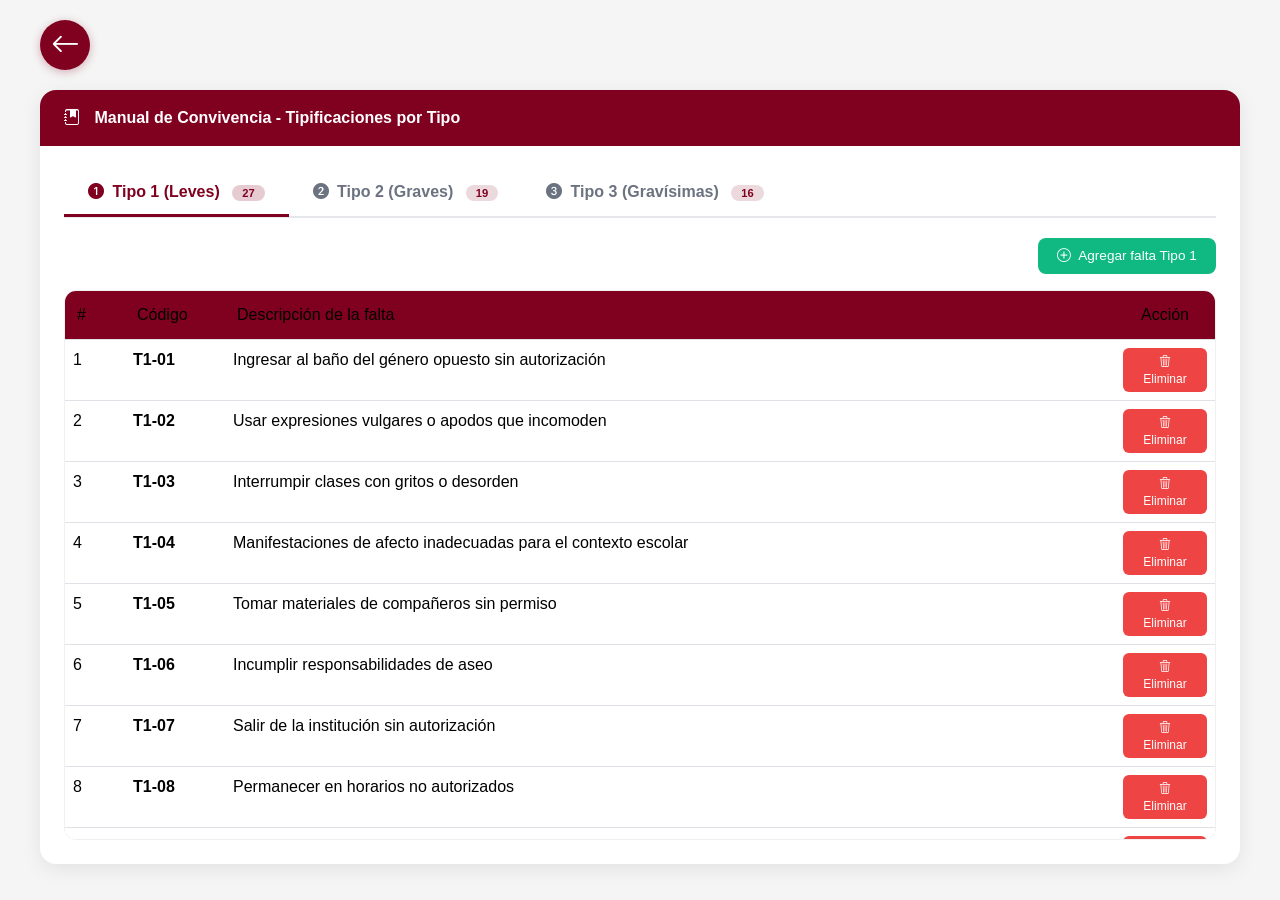
<file: Vista/Registro_Comportamiento/Tipificación/Index.html>
<!DOCTYPE html>
<html lang="es">
<head>
  <meta charset="UTF-8">
  <meta name="viewport" content="width=device-width, initial-scale=1.0">
  <title>Gestión de Tipificaciones</title>
  
  <!-- Bootstrap CSS -->
  <link href="https://cdn.jsdelivr.net/npm/bootstrap@5.3.0/dist/css/bootstrap.min.css" rel="stylesheet">
  <!-- Bootstrap Icons -->
  <link href="https://cdn.jsdelivr.net/npm/bootstrap-icons@1.10.5/font/bootstrap-icons.css" rel="stylesheet">
  <link rel="stylesheet" href="Css/Style.css">
</head>
<body>
  <!-- CAMBIO SEMÁNTICO Y MAIN ÚNICO: Se reemplaza <div class="main-container"> por <main class="main-container"> para encapsular el contenido principal único de la página -->
  <main class="main-container">

    <!-- CAMBIO ACCESIBILIDAD Y SINTAXIS: Se elimina un cierre de etiqueta </a> huérfano previo y se añade aria-label para describir el destino del enlace a lectores de pantalla -->
    <a href="../../Admin/Index.html" class="btn-volver" aria-label="Volver al panel principal">
      <i class="bi bi-arrow-left"></i>
    </a>
    
    <!-- ===== TARJETA PRINCIPAL ===== -->
    <!-- CAMBIO SEMÁNTICO: Se reemplaza <div class="card"> por <article class="card"> para darle relevancia de bloque independiente -->
    <article class="card">
      <!-- CAMBIO SEMÁNTICO: Se reemplaza <div class="card-header"> por <header class="card-header"> para indicar la cabecera de la tarjeta -->
      <header class="card-header">
        <i class="bi bi-journal-bookmark-fill"></i> Manual de Convivencia - Tipificaciones por Tipo
      </header>
      <div class="card-body">
        
        <!-- Pestañas -->
        <ul class="nav nav-tabs" id="tipoTab" role="tablist">
          <li class="nav-item" role="presentation">
            <button class="nav-link active" id="tipo1-tab" data-bs-toggle="tab" data-bs-target="#tipo1" type="button" role="tab">
              <i class="bi bi-1-circle-fill me-1"></i> Tipo 1 (Leves)
              <span class="badge-count" id="countTipo1">0</span>
            </button>
          </li>
          <li class="nav-item" role="presentation">
            <button class="nav-link" id="tipo2-tab" data-bs-toggle="tab" data-bs-target="#tipo2" type="button" role="tab">
              <i class="bi bi-2-circle-fill me-1"></i> Tipo 2 (Graves)
              <span class="badge-count" id="countTipo2">0</span>
            </button>
          </li>
          <li class="nav-item" role="presentation">
            <button class="nav-link" id="tipo3-tab" data-bs-toggle="tab" data-bs-target="#tipo3" type="button" role="tab">
              <i class="bi bi-3-circle-fill me-1"></i> Tipo 3 (Gravísimas)
              <span class="badge-count" id="countTipo3">0</span>
            </button>
          </li>
        </ul>

        <!-- Contenido con SCROLL -->
        <div class="tab-content" id="tipoTabContent">
          <!-- Tipo 1 -->
          <div class="tab-pane fade show active" id="tipo1" role="tabpanel">
            <div class="d-flex justify-content-end mb-3">
              <!-- CAMBIO BOTÓN DE ENVÍO: Se agrega type="button" para asegurar que el botón actúe como disparador modal y no ejecute envíos -->
              <button type="button" class="btn btn-agregar" onclick="abrirModalNuevaTipificacion(1)">
                <i class="bi bi-plus-circle me-1"></i> Agregar falta Tipo 1
              </button>
            </div>
            <div class="table-wrapper">
              <table class="table table-tipo table-hover">
                <thead>
                  <tr>
                    <!-- CAMBIO ACCESIBILIDAD: Se añade scope="col" a las cabeceras de tabla para mejorar la asociación de datos en lectores de pantalla -->
                    <th scope="col" style="width: 60px">#</th>
                    <th scope="col" style="width: 100px">Código</th>
                    <th scope="col">Descripción de la falta</th>
                    <th scope="col" style="width: 100px" class="text-center">Acción</th>
                  </tr>
                </thead>
                <tbody id="tablaTipo1">
                  <tr><td colspan="4" class="empty-row">Cargando...</td></tr>
                </tbody>
              </table>
            </div>
          </div>

          <!-- Tipo 2 -->
          <div class="tab-pane fade" id="tipo2" role="tabpanel">
            <div class="d-flex justify-content-end mb-3">
              <!-- CAMBIO BOTÓN DE ENVÍO: Se agrega type="button" -->
              <button type="button" class="btn btn-agregar" onclick="abrirModalNuevaTipificacion(2)">
                <i class="bi bi-plus-circle me-1"></i> Agregar falta Tipo 2
              </button>
            </div>
            <div class="table-wrapper">
              <table class="table table-tipo table-hover">
                <thead>
                  <tr>
                    <!-- CAMBIO ACCESIBILIDAD: Se añade scope="col" -->
                    <th scope="col" style="width: 60px">#</th>
                    <th scope="col" style="width: 100px">Código</th>
                    <th scope="col">Descripción de la falta</th>
                    <th scope="col" style="width: 100px" class="text-center">Acción</th>
                  </tr>
                </thead>
                <tbody id="tablaTipo2">
                  <tr><td colspan="4" class="empty-row">Cargando...</td></tr>
                </tbody>
              </table>
            </div>
          </div>

          <!-- Tipo 3 -->
          <div class="tab-pane fade" id="tipo3" role="tabpanel">
            <div class="d-flex justify-content-end mb-3">
              <!-- CAMBIO BOTÓN DE ENVÍO: Se agrega type="button" -->
              <button type="button" class="btn btn-agregar" onclick="abrirModalNuevaTipificacion(3)">
                <i class="bi bi-plus-circle me-1"></i> Agregar falta Tipo 3
              </button>
            </div>
            <div class="table-wrapper">
              <table class="table table-tipo table-hover">
                <thead>
                  <tr>
                    <!-- CAMBIO ACCESIBILIDAD: Se añade scope="col" -->
                    <th scope="col" style="width: 60px">#</th>
                    <th scope="col" style="width: 100px">Código</th>
                    <th scope="col">Descripción de la falta</th>
                    <th scope="col" style="width: 100px" class="text-center">Acción</th>
                  </tr>
                </thead>
                <tbody id="tablaTipo3">
                  <tr><td colspan="4" class="empty-row">Cargando...</td></tr>
                </tbody>
              </table>
            </div>
          </div>
        </div>
      </div>
    </article>
  </main>

  <!-- ===== MODAL ===== -->
  <div id="modalNuevaTipificacion" class="modal-custom">
    <div class="modal-content-custom">
      <div class="modal-header-custom">
        <i class="bi bi-file-earmark-plus me-2"></i> <span id="modalTitulo">Agregar Nueva Tipificación</span>
      </div>
      <div class="modal-body-custom">
        <form id="formNuevaTipificacion">
          <div class="mb-3">
            <!-- CAMBIO ASOCIACIÓN LABEL: Se añade atributo for="nuevaDescripcion" para vincular la etiqueta con el campo textarea correspondiente -->
            <label for="nuevaDescripcion" class="form-label fw-semibold">Descripción de la falta</label>
            <textarea id="nuevaDescripcion" rows="4" required placeholder="Escriba la descripción completa de la nueva falta..."></textarea>
          </div>
        </form>
      </div>
      <div class="modal-footer-custom">
        <!-- CAMBIO BOTÓN DE ENVÍO: Se agregan atributos type="button" explícitos a los botones de control del modal para evitar conductas de submit involuntarias -->
        <button type="button" class="btn btn-secondary" onclick="cerrarModalNuevaTipificacion()">Cancelar</button>
        <button type="button" class="btn btn-primary" style="background:#800020; border:none;" onclick="guardarNuevaTipificacion()">Guardar Tipificación</button>
      </div>
    </div>
  </div>

  <!-- Scripts -->
  <script src="https://cdn.jsdelivr.net/npm/bootstrap@5.3.0/dist/js/bootstrap.bundle.min.js"></script>
  <script src="JS/Script.js"></script>
</body>
</html>
</file>
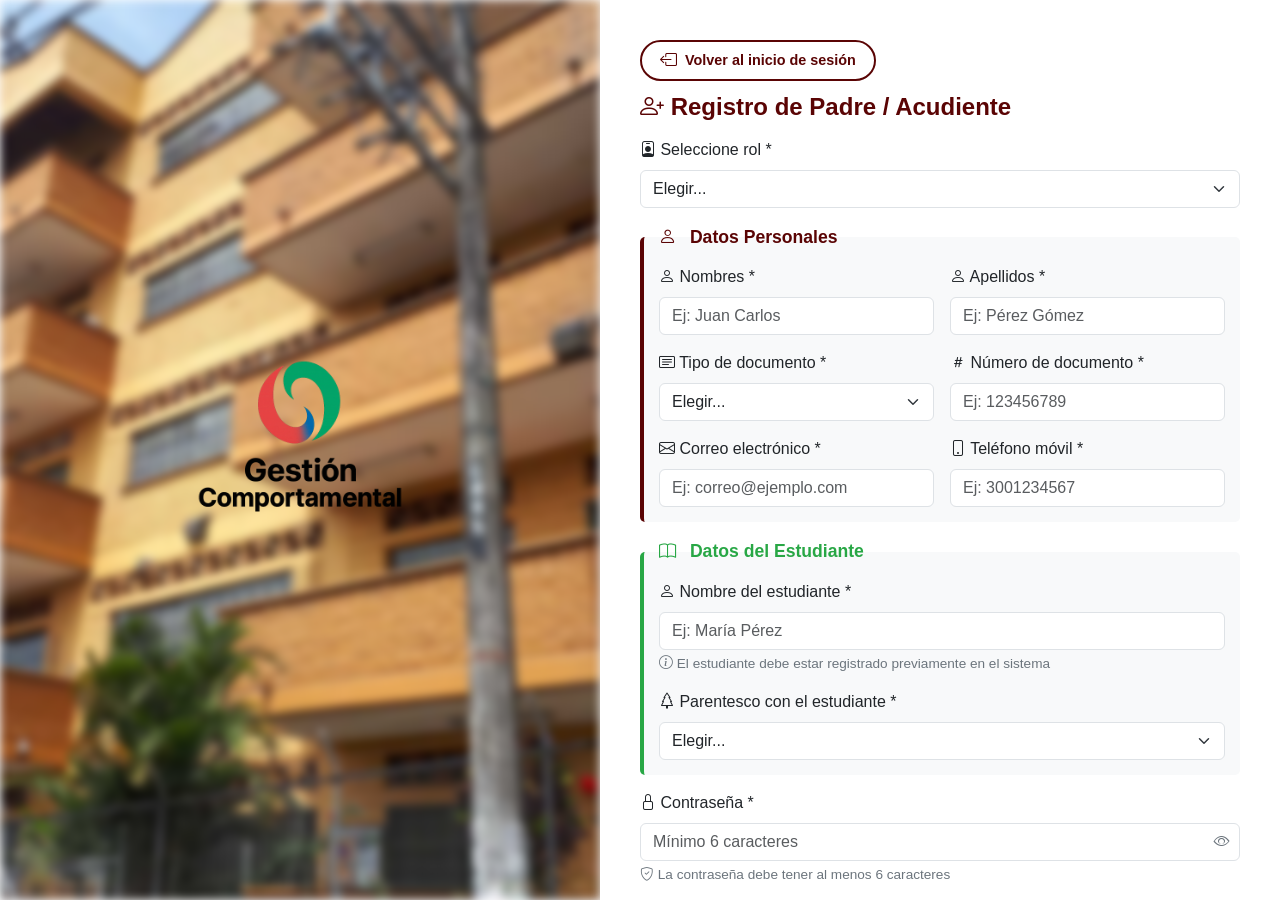
<file: Vista/Registro_usuario/Registro_acudiente/index.html>
<!DOCTYPE html>
<html lang="es">
<head>
  <meta charset="utf-8">
  <meta name="viewport" content="width=device-width, initial-scale=1">
  <title>Registro de Padre / Acudiente</title>

  <!-- Bootstrap 5 -->
  <link href="https://cdn.jsdelivr.net/npm/bootstrap@5.3.3/dist/css/bootstrap.min.css" rel="stylesheet">
  <!-- Bootstrap Icons -->
  <link rel="stylesheet" href="https://cdn.jsdelivr.net/npm/bootstrap-icons@1.10.5/font/bootstrap-icons.css">
  <!-- CSS Personalizado -->
  <link rel="stylesheet" href="Css/Style.css">
</head>
<body>

  <!-- ===== PANEL IZQUIERDO ===== -->
  <aside class="left-panel">
    <img src="../../Img/fondo.jpg" alt="Colegio" class="bg">
    <img src="../../Img/Logo.png" alt="Logo Gestión Comportamental" class="logo">
  </aside>

  <!-- ===== PANEL DERECHO ===== -->
  <main class="right-panel">
    <section class="form-container">

      <!-- ===== BOTÓN VOLVER AL LOGIN (enlace HTML, sin JS) ===== -->
      <div class="form-header">
        <!-- 👇 Cambia el href por la ruta real de tu login -->
        <a href="../../Admin/Index.html"
           class="btn-back"
           aria-label="Volver a la página de inicio de sesión">
          <i class="bi bi-box-arrow-left"></i> Volver al inicio de sesión
        </a>
      </div>

      <h4 class="mb-3">
        <i class="bi bi-person-plus"></i> Registro de Padre / Acudiente
      </h4>

      <form id="formulario" class="needs-validation" novalidate>

        <!-- ===== SELECCIÓN DE ROL ===== -->
        <div class="mb-3">
          <label for="rol" class="form-label">
            <i class="bi bi-person-badge"></i> Seleccione rol *
          </label>
          <select class="form-select" id="rol" required>
            <option value="">Elegir...</option>
            <option value="acudiente">Acudiente</option>
            <option value="padre">Padre de familia</option>
          </select>
          <div class="invalid-feedback">Por favor seleccione un rol</div>
        </div>

        <!-- ===== DATOS PERSONALES ===== -->
        <fieldset class="border-highlight mb-3">
          <legend class="section-title text-primary-custom" style="float: none; width: auto; font-size: 1.1rem; margin-bottom: 0;">
            <i class="bi bi-person"></i> Datos Personales
          </legend>

          <div class="row g-3">
            <div class="col-md-6">
              <label for="nombres" class="form-label">
                <i class="bi bi-person"></i> Nombres *
              </label>
              <input type="text" class="form-control" id="nombres" required placeholder="Ej: Juan Carlos">
              <div class="invalid-feedback">Ingrese los nombres</div>
            </div>

            <div class="col-md-6">
              <label for="apellidos" class="form-label">
                <i class="bi bi-person"></i> Apellidos *
              </label>
              <input type="text" class="form-control" id="apellidos" required placeholder="Ej: Pérez Gómez">
              <div class="invalid-feedback">Ingrese los apellidos</div>
            </div>

            <div class="col-md-6">
              <label for="tipoDoc" class="form-label">
                <i class="bi bi-card-text"></i> Tipo de documento *
              </label>
              <select class="form-select" id="tipoDoc" required>
                <option value="">Elegir...</option>
                <option>Cédula de ciudadanía</option>
                <option>Tarjeta de identidad</option>
                <option>Cédula extranjera</option>
                <option>Pasaporte</option>
              </select>
              <div class="invalid-feedback">Seleccione un tipo de documento</div>
            </div>

            <div class="col-md-6">
              <label for="documento" class="form-label">
                <i class="bi bi-hash"></i> Número de documento *
              </label>
              <input type="text" class="form-control" id="documento" required placeholder="Ej: 123456789">
              <div class="invalid-feedback">Ingrese el número de documento</div>
            </div>

            <div class="col-md-6">
              <label for="correo" class="form-label">
                <i class="bi bi-envelope"></i> Correo electrónico *
              </label>
              <input type="email" class="form-control" id="correo" required placeholder="Ej: correo@ejemplo.com">
              <div class="invalid-feedback">Ingrese un correo válido</div>
            </div>

            <div class="col-md-6">
              <label for="telefono" class="form-label">
                <i class="bi bi-phone"></i> Teléfono móvil *
              </label>
              <input type="tel" class="form-control" id="telefono" required placeholder="Ej: 3001234567">
              <div class="invalid-feedback">Ingrese el número de teléfono</div>
            </div>
          </div>
        </fieldset>

        <!-- ===== DATOS DEL ESTUDIANTE ===== -->
        <fieldset class="border-highlight-success mb-3">
          <legend class="section-title text-success-custom" style="float: none; width: auto; font-size: 1.1rem; margin-bottom: 0;">
            <i class="bi bi-book"></i> Datos del Estudiante
          </legend>

          <div class="row g-3">
            <div class="col-12">
              <label for="nombreEstudiante" class="form-label">
                <i class="bi bi-person"></i> Nombre del estudiante *
              </label>
              <input type="text" class="form-control" id="nombreEstudiante" required placeholder="Ej: María Pérez">
              <div class="help-text">
                <i class="bi bi-info-circle"></i> El estudiante debe estar registrado previamente en el sistema
              </div>
              <div class="invalid-feedback">Ingrese el nombre del estudiante</div>
            </div>

            <div class="col-12">
              <label for="parentesco" class="form-label">
                <i class="bi bi-tree"></i> Parentesco con el estudiante *
              </label>
              <select class="form-select" id="parentesco" required>
                <option value="">Elegir...</option>
                <option>Papá</option>
                <option>Mamá</option>
                <option>Abuelo(a)</option>
                <option>Tío(a)</option>
                <option>Primo(a)</option>
                <option>Vecino(a)</option>
              </select>
              <div class="invalid-feedback">Seleccione el parentesco</div>
            </div>
          </div>
        </fieldset>

        <!-- ===== CONTRASEÑA ===== -->
        <div class="mb-3">
          <label for="password" class="form-label">
            <i class="bi bi-lock"></i> Contraseña *
          </label>
          <div class="password-input-group">
            <input type="password" class="form-control" id="password" required minlength="6" placeholder="Mínimo 6 caracteres">
            <button type="button" class="password-toggle" onclick="togglePassword('password')" aria-label="Mostrar u ocultar contraseña">
              <i class="bi bi-eye"></i>
            </button>
          </div>
          <div class="help-text">
            <i class="bi bi-shield-check"></i> La contraseña debe tener al menos 6 caracteres
          </div>
          <div class="invalid-feedback">La contraseña debe tener al menos 6 caracteres</div>
        </div>

        <hr class="my-4">

        <button type="submit" class="w-100 btn btn-primary">
          <i class="bi bi-save me-2"></i> Guardar información
        </button>
      </form>
    </section>
  </main>

  <!-- Scripts -->
  <script src="https://cdn.jsdelivr.net/npm/bootstrap@5.3.3/dist/js/bootstrap.bundle.min.js"></script>
  <script src="JS/Script.js"></script>
</body>
</html>
</file>
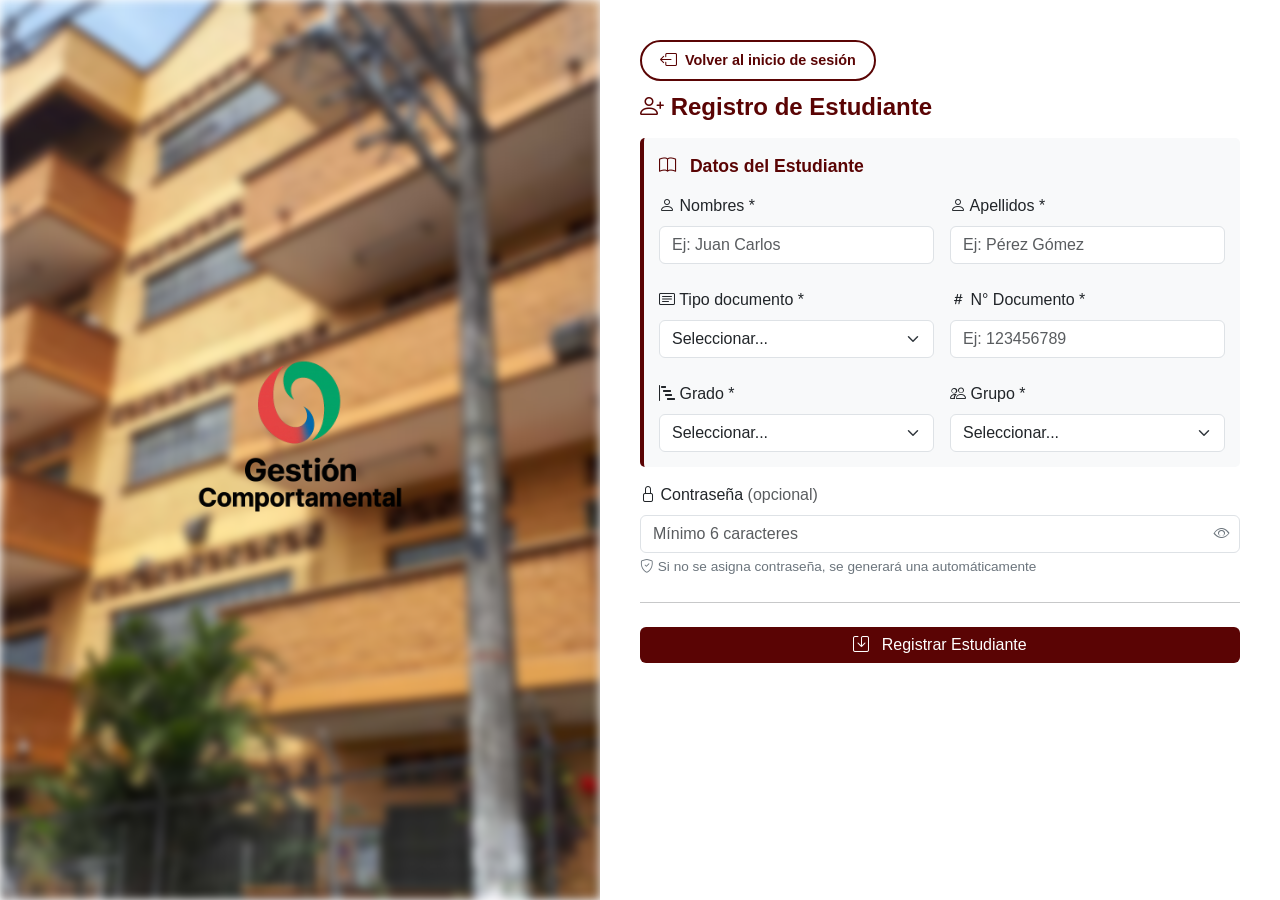
<file: Vista/Registro_usuario/Registro_estudiantes/Index.html>
<!DOCTYPE html>
<html lang="es">
<head>
  <meta charset="utf-8">
  <meta name="viewport" content="width=device-width, initial-scale=1">
  <title>Registro de Estudiante</title>

  <!-- Bootstrap + Iconos -->
  <link href="https://cdn.jsdelivr.net/npm/bootstrap@5.3.3/dist/css/bootstrap.min.css" rel="stylesheet">
  <link rel="stylesheet" href="https://cdn.jsdelivr.net/npm/bootstrap-icons@1.10.5/font/bootstrap-icons.css">
  <script src="https://cdn.jsdelivr.net/npm/bootstrap@5.3.3/dist/js/bootstrap.bundle.min.js"></script>
  <link rel="stylesheet" href="css/Style.css">
  <script src="js/Script.js"></script>
</head>
<body>

  <!-- ===== PANEL IZQUIERDO ===== -->
  <aside class="left-panel">
    <img src="../../Img/fondo.jpg" alt="Colegio" class="bg">
    <img src="../../Img/Logo.png" alt="Logo Gestión Comportamental" class="logo">
  </aside>

  <!-- ===== PANEL DERECHO ===== -->
  <main class="right-panel">
    <div class="form-container">

      <!-- ===== BOTÓN VOLVER AL LOGIN (enlace HTML, sin JS) ===== -->
      <div class="form-header">
        <!-- 👇 Cambia el href por la ruta de tu login -->
        <a href="../../Admin/Index.html"
           class="btn-back"
           aria-label="Volver a la página de inicio de sesión">
          <i class="bi bi-box-arrow-left"></i> Volver al inicio de sesión
        </a>
      </div>

      <h4 class="mb-3">
        <i class="bi bi-person-plus"></i> Registro de Estudiante
      </h4>

      <form id="formEstudiante" class="needs-validation" novalidate>

        <!-- ===== DATOS DEL ESTUDIANTE ===== -->
        <section class="border-highlight mb-3">
          <div class="section-title text-primary-custom">
            <i class="bi bi-book"></i> Datos del Estudiante
          </div>

          <div class="row g-3">
            <div class="col-md-6">
              <label for="nombres" class="form-label">
                <i class="bi bi-person"></i> Nombres *
              </label>
              <input type="text" class="form-control" id="nombres" required placeholder="Ej: Juan Carlos">
              <div class="invalid-feedback">Por favor ingrese los nombres</div>
            </div>
            <div class="col-md-6">
              <label for="apellidos" class="form-label">
                <i class="bi bi-person"></i> Apellidos *
              </label>
              <input type="text" class="form-control" id="apellidos" required placeholder="Ej: Pérez Gómez">
              <div class="invalid-feedback">Por favor ingrese los apellidos</div>
            </div>
          </div>

          <div class="row g-3 mt-2">
            <div class="col-md-6">
              <label for="tipoDoc" class="form-label">
                <i class="bi bi-card-text"></i> Tipo documento *
              </label>
              <select class="form-select" id="tipoDoc" required>
                <option value="">Seleccionar...</option>
                <option>CC</option>
                <option>TI</option>
                <option>RC</option>
                <option>Pasaporte</option>
              </select>
              <div class="invalid-feedback">Seleccione un tipo de documento</div>
            </div>
            <div class="col-md-6">
              <label for="documento" class="form-label">
                <i class="bi bi-hash"></i> N° Documento *
              </label>
              <input type="text" class="form-control" id="documento" required placeholder="Ej: 123456789">
              <div class="invalid-feedback">Ingrese el número de documento</div>
            </div>
          </div>

          <div class="row g-3 mt-2">
            <div class="col-md-6">
              <label for="grado" class="form-label">
                <i class="bi bi-bar-chart-steps"></i> Grado *
              </label>
              <select class="form-select" id="grado" required>
                <option value="">Seleccionar...</option>
                <option>Preescolar</option>
                <option>Primero</option>
                <option>Segundo</option>
                <option>Tercero</option>
                <option>Cuarto</option>
                <option>Quinto</option>
                <option>Sexto</option>
                <option>Séptimo</option>
                <option>Octavo</option>
                <option>Noveno</option>
                <option>Décimo</option>
                <option>Once</option>
              </select>
              <div class="invalid-feedback">Seleccione el grado</div>
            </div>
            <div class="col-md-6">
              <label for="grupo" class="form-label">
                <i class="bi bi-people"></i> Grupo *
              </label>
              <select class="form-select" id="grupo" required>
                <option value="">Seleccionar...</option>
                <option>1</option>
                <option>2</option>
                <option>3</option>
                <option>4</option>
              </select>
              <div class="invalid-feedback">Seleccione el grupo</div>
            </div>
          </div>
        </section>

        <!-- ===== CONTRASEÑA ===== -->
        <div class="mb-3">
          <label for="password" class="form-label">
            <i class="bi bi-lock"></i> Contraseña <span class="text-muted">(opcional)</span>
          </label>
          <div class="password-input-group">
            <input type="password" class="form-control" id="password" minlength="6" placeholder="Mínimo 6 caracteres">
            <span class="password-toggle" onclick="togglePassword('password')" role="button" tabindex="0" aria-label="Mostrar u ocultar contraseña">
              <i class="bi bi-eye"></i>
            </span>
          </div>
          <div class="help-text">
            <i class="bi bi-shield-check"></i> Si no se asigna contraseña, se generará una automáticamente
          </div>
        </div>

        <hr class="my-4">

        <button type="submit" class="w-100 btn btn-primary">
          <i class="bi bi-save me-2"></i> Registrar Estudiante
        </button>
      </form>
    </div>
  </main>
</body>
</html>
</file>
<file: index/Style.css>
* {
  margin: 0;
  padding: 0;
  box-sizing: border-box;
}

html, body {
  height: 100%;
  margin: 0;
  font-family: 'Segoe UI', Tahoma, Geneva, Verdana, sans-serif;
  overflow: hidden; /* evita scroll innecesario */
}

/* ===== IMAGEN DE FONDO (desde HTML) ===== */
.background-img {
  position: fixed;
  top: 0;
  left: 0;
  width: 100%;
  height: 100%;
  object-fit: cover; /* cubre toda la pantalla sin deformar */
  z-index: 0;
}

/* ===== CAPA OSCURA (overlay) ===== */
.overlay {
  position: fixed;
  top: 0;
  left: 0;
  width: 100%;
  height: 100%;
  background-color: rgba(0, 0, 0, 0.6);
  z-index: 1;
  pointer-events: none; /* permite clics en los elementos de arriba */
}

/* ===== CONTENIDO CENTRADO ===== */
.center-content {
  position: fixed;  /* o absolute, pero fijo es más estable */
  top: 50%;
  left: 50%;
  transform: translate(-50%, -50%);
  z-index: 2;
  display: flex;
  flex-direction: column;
  align-items: center;
  justify-content: center;
  text-align: center;
  padding: 20px;
  pointer-events: auto; /* habilitamos clics en el contenido */
  width: 100%;
  max-width: 500px;
}

.logo-container {
  display: flex;
  flex-direction: column;
  align-items: center;
  margin-bottom: 30px;
}

.logo {
  max-width: 300px;
  width: 100%;
  height: auto;
  filter: drop-shadow(0 0 15px rgba(255, 255, 255, 0.2));
}

.login-btn {
  padding: 16px 50px;
  background: linear-gradient(135deg, #0d6efd, #0d6efd);
  color: white;
  border: none;
  border-radius: 8px;
  font-size: 20px;
  font-weight: 600;
  cursor: pointer;
  transition: all 0.3s ease;
  box-shadow: 0 4px 15px rgba(0, 0, 0, 0.2);
  text-decoration: none;
  display: inline-block;
}

.login-btn:hover {
  transform: translateY(-3px);
  box-shadow: 0 6px 20px rgba(0, 0, 0, 0.3);
  background: linear-gradient(135deg, #224abe, #4e73df);
  color: white;
}

/* ===== RESPONSIVE ===== */
@media (max-width: 768px) {
  .logo {
    max-width: 280px;
  }

  .login-btn {
    padding: 14px 40px;
    font-size: 18px;
  }

  .center-content {
    padding: 15px;
  }
}
</file>
<file: Vista/Inicio_sesion/Style.css>
* {
      margin: 0;
      padding: 0;
      box-sizing: border-box;
    }

    body {
      margin: 0;
      padding: 0;
      height: 100vh;
      display: flex;
      justify-content: center;
      align-items: center;
      /* El fondo ya no está aquí, se usará una etiqueta <img> */
      font-family: system-ui, -apple-system, 'Segoe UI', Roboto, 'Helvetica Neue', sans-serif;
      position: relative;
    }

    /* Imagen de fondo como etiqueta HTML */
    .background-img {
      position: fixed;
      top: 0;
      left: 0;
      width: 100%;
      height: 100%;
      object-fit: cover; /* Para que cubra toda la pantalla sin deformarse */
      z-index: 0;
    }

    /* Capa oscura para mejorar la legibilidad */
    .overlay {
      position: fixed;
      top: 0;
      left: 0;
      width: 100%;
      height: 100%;
      background: rgba(0, 0, 0, 0.6);
      z-index: 1;
    }

    /* Flecha de regreso */
    .back-arrow {
      position: fixed;
      left: 30px;
      top: 30px;
      color: white;
      font-size: 28px;
      text-decoration: none;
      transition: all 0.3s ease;
      width: 50px;
      height: 50px;
      display: flex;
      align-items: center;
      justify-content: center;
      border-radius: 50%;
      background: rgba(255, 255, 255, 0.2);
      backdrop-filter: blur(5px);
      border: 1px solid rgba(255, 255, 255, 0.3);
      z-index: 1000;
    }

    .back-arrow:hover {
      background: white;
      color: #0d6efd;
      transform: scale(1.1);
      box-shadow: 0 4px 20px rgba(0, 0, 0, 0.3);
      border-color: white;
    }

    .container-login {
      position: relative;
      z-index: 2;
      display: flex;
      justify-content: center;
      align-items: center;
      width: 100%;
      max-width: 1200px;
      padding: 15px;
    }

    .login-box {
      background: rgba(255, 255, 255, 0.95);
      padding: 30px 40px 40px;
      border-radius: 12px;
      box-shadow: 0 4px 15px rgba(0, 0, 0, 0.3);
      width: 100%;
      max-width: 420px;
      text-align: center;
      animation: aparecer 1s ease-out;
    }

    .login-header img {
      width: 100%;
      max-width: 220px;
      height: auto;
      display: block;
      margin: 0 auto 15px auto;
    }

    /* Custom dropdown con iconos */
    .custom-select-wrapper {
      position: relative;
      width: 100%;
      user-select: none;
      margin-bottom: 1.2rem;
    }

    .custom-select-trigger {
      background: white;
      border: 1px solid #ced4da;
      border-radius: 8px;
      padding: 12px 15px;
      cursor: pointer;
      display: flex;
      align-items: center;
      justify-content: space-between;
      transition: all 0.2s ease;
    }

    .custom-select-trigger:hover {
      border-color: #86b7fe;
    }

    .custom-select-trigger.open {
      border-color: #0d6efd;
      box-shadow: 0 0 0 0.2rem rgba(13, 110, 253, 0.25);
    }

    .selected-value {
      display: flex;
      align-items: center;
      gap: 10px;
      font-size: 1rem;
      color: #212529;
    }

    .selected-value i {
      font-size: 1.2rem;
      color: #0d6efd;
    }

    .arrow {
      transition: transform 0.2s;
      color: #6c757d;
    }

    .custom-select-trigger.open .arrow {
      transform: rotate(180deg);
    }

    .custom-options {
      position: absolute;
      top: 100%;
      left: 0;
      right: 0;
      background: white;
      border-radius: 8px;
      border: 1px solid #ced4da;
      margin-top: 5px;
      max-height: 250px;
      overflow-y: auto;
      z-index: 10;
      box-shadow: 0 4px 12px rgba(0, 0, 0, 0.1);
      opacity: 0;
      visibility: hidden;
      transition: opacity 0.2s, visibility 0.2s;
    }

    .custom-options.open {
      opacity: 1;
      visibility: visible;
    }

    .option-item {
      padding: 10px 15px;
      display: flex;
      align-items: center;
      gap: 10px;
      cursor: pointer;
      transition: background 0.15s;
    }

    .option-item i {
      font-size: 1.2rem;
      width: 24px;
      text-align: center;
      color: #0d6efd;
    }

    .option-item span {
      color: #212529;
    }

    .option-item:hover {
      background-color: #f8f9fa;
    }

    .option-item.selected {
      background-color: #e7f1ff;
      font-weight: 500;
    }

    .hidden-select {
      display: none;
    }

    .form-control {
      border-radius: 8px;
      padding: 12px 15px;
      border: 1px solid #ced4da;
    }

    .form-control:focus {
      border-color: #0d6efd;
      box-shadow: 0 0 0 0.2rem rgba(13, 110, 253, 0.25);
    }

    .btn-custom {
      border-radius: 8px;
      font-weight: bold;
      padding: 12px;
      font-size: 1.1rem;
    }

    .password-wrapper {
      position: relative;
    }

    .password-wrapper input {
      padding-right: 45px;
    }

    .toggle-password {
      position: absolute;
      right: 12px;
      top: 50%;
      transform: translateY(-50%);
      cursor: pointer;
      color: #6c757d;
      font-size: 18px;
      transition: color 0.3s;
      z-index: 5;
    }

    .toggle-password:hover {
      color: #0d6efd;
    }

    @keyframes aparecer {
      0% {
        opacity: 0;
        transform: translateY(-50px);
      }
      100% {
        opacity: 1;
        transform: translateY(0);
      }
    }

    @media (max-width: 480px) {
      .login-box {
        padding: 20px 25px 30px;
      }
      .login-header img {
        max-width: 180px;
      }
      .back-arrow {
        left: 20px;
        top: 20px;
        font-size: 24px;
        width: 45px;
        height: 45px;
      }
    }
</file>
<file: Vista/Lista/Css/Style.css>
/* ===== ESTILOS GENERALES ===== */
        * {
            box-sizing: border-box;
        }

        body {
            margin: 0;
            padding: 20px;
            font-family: 'Segoe UI', Tahoma, Geneva, Verdana, sans-serif;
            background-color: #f5f5f5;
            min-height: 100vh;
            display: flex;
            align-items: flex-start;
            justify-content: center;
        }

        /* ===== CONTENEDOR PRINCIPAL ===== */
        .main-container {
            width: 100%;
            max-width: 1000px;
        }

        /* ===== BOTÓN VOLVER ===== */
        .btn-volver {
            background: #800020;
            color: white;
            border: none;
            border-radius: 50%;
            width: 50px;
            height: 50px;
            font-size: 1.5rem;
            transition: all 0.3s ease;
            margin-bottom: 20px;
            display: inline-flex;
            align-items: center;
            justify-content: center;
            text-decoration: none;
            box-shadow: 0 2px 10px rgba(128, 0, 32, 0.3);
            cursor: pointer;
        }

        .btn-volver:hover {
            background: #4a0013;
            color: white;
            transform: translateX(-3px);
            box-shadow: 0 4px 16px rgba(128, 0, 32, 0.4);
        }

        .btn-volver i {
            font-size: 1.8rem;
        }

        /* ===== TARJETA ===== */
        .card {
            border: none;
            border-radius: 16px;
            box-shadow: 0 5px 20px rgba(0, 0, 0, 0.08);
            overflow: hidden;
        }

        .card-header {
            background: #800020;
            color: white;
            font-weight: 600;
            padding: 1rem 1.5rem;
            border: none;
        }

        .card-header i {
            margin-right: 10px;
        }

        .card-body {
            padding: 1.5rem;
        }

        /* ===== FILTROS CON SELECTS ===== */
        .filtros {
            display: flex;
            gap: 20px;
            flex-wrap: wrap;
            margin-bottom: 25px;
        }

        .filtro-item {
            flex: 1;
            min-width: 200px;
        }

        .filtro-item label {
            font-weight: 600;
            font-size: 0.9rem;
            color: #333;
            display: block;
            margin-bottom: 5px;
        }

        .filtro-item select {
            width: 100%;
            padding: 0.6rem 1rem;
            border-radius: 10px;
            border: 1.5px solid #e5e7eb;
            background: white;
            font-size: 0.95rem;
            transition: border-color 0.2s, box-shadow 0.2s;
            appearance: none;
            -webkit-appearance: none;
            background-image: url("data:image/svg+xml,%3Csvg xmlns='http://www.w3.org/2000/svg' width='12' height='12' viewBox='0 0 12 12'%3E%3Cpath fill='%236b7280' d='M6 8L1 3h10z'/%3E%3C/svg%3E");
            background-repeat: no-repeat;
            background-position: right 1rem center;
            background-size: 12px;
            cursor: pointer;
        }

        .filtro-item select:focus {
            outline: none;
            border-color: #800020;
            box-shadow: 0 0 0 3px rgba(128, 0, 32, 0.1);
        }

        .filtro-item select:disabled {
            background-color: #f1f3f5;
            opacity: 0.7;
            cursor: not-allowed;
        }

        /* ===== TABLA DE ESTUDIANTES ===== */
        .tabla-wrapper {
            overflow-x: auto;
            border-radius: 12px;
            border: 1px solid #f0f0f0;
        }

        .tabla-estudiantes {
            width: 100%;
            border-collapse: collapse;
            font-size: 14px;
        }

        .tabla-estudiantes th {
            background: #800020;
            color: white;
            padding: 12px 15px;
            text-align: left;
            font-weight: 500;
            white-space: nowrap;
        }

        .tabla-estudiantes td {
            padding: 10px 15px;
            border-bottom: 1px solid #f0f0f0;
            vertical-align: middle;
        }

        .tabla-estudiantes tr:hover td {
            background: #fff5f5;
        }

        .tabla-estudiantes .empty-row td {
            text-align: center;
            color: #9ca3af;
            padding: 2rem;
        }

        .accion-links {
            display: flex;
            gap: 8px;
            justify-content: center;
            flex-wrap: wrap;
        }

        .accion-links a {
            text-decoration: none;
            font-size: 0.75rem;
            padding: 0.25rem 0.8rem;
            border-radius: 6px;
            transition: all 0.2s;
            display: inline-flex;
            align-items: center;
            gap: 4px;
        }

        .link-observacion {
            background: #10b981;
            color: white;
        }

        .link-observacion:hover {
            background: #059669;
            color: white;
        }

        .link-anotaciones {
            background: #3b82f6;
            color: white;
        }

        .link-anotaciones:hover {
            background: #2563eb;
            color: white;
        }

        .contador {
            margin-top: 15px;
            font-size: 0.9rem;
            color: #6b7280;
        }

        .contador i {
            margin-right: 6px;
        }

        /* ===== RESPONSIVE ===== */
        @media (max-width: 768px) {
            body {
                padding: 10px;
            }

            .filtros {
                flex-direction: column;
                gap: 15px;
            }

            .filtro-item {
                min-width: 100%;
            }

            .tabla-estudiantes th,
            .tabla-estudiantes td {
                padding: 8px 10px;
                font-size: 12px;
            }

            .btn-volver {
                width: 42px;
                height: 42px;
                font-size: 1.2rem;
            }

            .btn-volver i {
                font-size: 1.4rem;
            }

            .accion-links {
                flex-direction: column;
                align-items: center;
            }
        }
</file>
<file: Vista/Historial observaciones/Estudiantes/Style.css>
/* ============================================
   RESET Y ESTILOS BASE
   ============================================ */
* {
    box-sizing: border-box;
}

body {
    margin: 0;
    padding: 20px;
    background: #f2f2f2;
    font-family: Arial, sans-serif;
    color: #000;
}

/* ============================================
   BARRA DE NAVEGACIÓN
   ============================================ */
.barra-nav {
    background: #002244;
    color: white;
    padding: 12px 20px;
    border-bottom: 3px solid #0066cc;
    margin-bottom: 20px;
    display: flex;
    justify-content: space-between;
    align-items: center;
}

.barra-nav a {
    color: white;
    text-decoration: none;
    font-weight: bold;
    font-size: 14px;
    background: #0066cc;
    padding: 6px 12px;
    border-radius: 4px;
}

/* ============================================
   CONTENEDOR PRINCIPAL DEL FORMULARIO
   ============================================ */
.formato {
    max-width: 1200px;
    margin: auto;
    background: white;
    border: 2px solid black;
    padding: 20px;
    box-shadow: 0 4px 10px rgba(0, 0, 0, 0.1);
}

/* ============================================
   ENCABEZADO (TABLA SUPERIOR)
   ============================================ */
.encabezado {
    width: 100%;
    border-collapse: collapse;
    margin-bottom: 20px;
}

.encabezado td {
    border: 1px solid black;
    padding: 10px;
}

/* ============================================
   LOGO / PLACEHOLDER DE IMAGEN
   ============================================ */
.logo-placeholder {
    width: 80px;
    height: 80px;
    margin: 0 auto;
    border: 1px solid black;
    display: flex;
    align-items: center;
    justify-content: center;
    background: #f8f9fa;
    overflow: hidden;
}

/* Ajuste para que la imagen no se deforme ni se salga del recuadro */
.logo-placeholder img {
    max-width: 100%;
    max-height: 100%;
    object-fit: contain;
}

/* ============================================
   TABLAS GENERALES
   ============================================ */
table {
    width: 100%;
    border-collapse: collapse;
    margin-bottom: 15px;
}

th,
td {
    border: 1px solid black;
    padding: 8px 10px;
    font-size: 14px;
}

th {
    background: #e5e5e5;
}

/* ============================================
   FORMULARIOS (INPUTS, SELECTS, TEXTAREAS)
   ============================================ */
input,
select,
textarea {
    width: 100%;
    padding: 6px;
    border: 1px solid #ccc;
    font-family: Arial, sans-serif;
}

textarea {
    resize: vertical;
    min-height: 80px;
}

/* ============================================
   BOTONES
   ============================================ */
.btn {
    padding: 8px 16px;
    border: none;
    color: white;
    cursor: pointer;
    font-size: 14px;
    font-weight: bold;
    border-radius: 4px;
    background: #0066cc;
}

.btn-guardar {
    background: #198754;
}

/* ============================================
   UTILIDADES
   ============================================ */
.hidden {
    display: none !important;
}

/* ============================================
   TARJETAS / CONTENEDORES INTERNOS
   ============================================ */
.tarjeta {
    border: 1px solid black;
    padding: 15px;
    margin-top: 15px;
    background: #ffffff;
}
</file>
<file: Vista/Historial observaciones/Padres_Acudientes/Style.css>
/* ============================================
           RESET Y ESTILOS BASE
           ============================================ */
        * {
            box-sizing: border-box;
        }

        body {
            margin: 0;
            padding: 20px;
            background: #f2f2f2;
            font-family: Arial, sans-serif;
            color: #000;
        }

        /* ============================================
           BARRA DE NAVEGACIÓN
           ============================================ */
        .barra-nav {
            background: #002244;
            color: white;
            padding: 12px 20px;
            border-bottom: 3px solid #0066cc;
            margin-bottom: 20px;
            display: flex;
            justify-content: space-between;
            align-items: center;
        }

        .barra-nav a {
            color: white;
            text-decoration: none;
            font-weight: bold;
            font-size: 14px;
            background: #0066cc;
            padding: 6px 12px;
            border-radius: 4px;
        }

        /* ============================================
           CONTENEDOR PRINCIPAL
           ============================================ */
        .formato {
            max-width: 1200px;
            margin: auto;
            background: white;
            border: 2px solid black;
            padding: 20px;
            box-shadow: 0 4px 10px rgba(0, 0, 0, 0.1);
        }

        /* ============================================
           ENCABEZADO
           ============================================ */
        .encabezado {
            width: 100%;
            border-collapse: collapse;
            margin-bottom: 20px;
        }

        .encabezado td {
            border: 1px solid black;
            padding: 10px;
        }

        .logo-placeholder {
            width: 80px;
            height: 80px;
            margin: 0 auto;
            border: 1px solid black;
            display: flex;
            align-items: center;
            justify-content: center;
            font-size: 30px;
            color: #002244;
            background: #f8f9fa;
        }

        /* ============================================
           TABLAS
           ============================================ */
        table {
            width: 100%;
            border-collapse: collapse;
            margin-bottom: 15px;
        }

        th,
        td {
            border: 1px solid black;
            padding: 8px 10px;
            font-size: 14px;
        }

        th {
            background: #e5e5e5;
        }

        /* ============================================
           FORMULARIOS
           ============================================ */
        input,
        select,
        textarea {
            width: 100%;
            padding: 6px;
            border: 1px solid #ccc;
            font-family: Arial, sans-serif;
        }

        textarea {
            resize: vertical;
            min-height: 80px;
        }

        /* ============================================
           BOTONES
           ============================================ */
        .btn {
            padding: 8px 16px;
            border: none;
            color: white;
            cursor: pointer;
            font-size: 14px;
            font-weight: bold;
            border-radius: 4px;
            background: #198754;
        }

        /* ============================================
           UTILIDADES
           ============================================ */
        .hidden {
            display: none !important;
        }

        /* ============================================
           TARJETAS / CONTENEDORES
           ============================================ */
        .tarjeta {
            border: 1px solid black;
            padding: 15px;
            margin-top: 15px;
            background: #ffffff;
        }

                /* Ajuste para el contenedor e imagen del Logo */
        .logo-placeholder {
            width: 80px;
            height: 80px;
            margin: 0 auto;
            border: 1px solid black;
            display: flex;
            align-items: center;
            justify-content: center;
            background: #f8f9fa;
            overflow: hidden;
        }
        .logo-placeholder img {
            max-width: 100%;
            max-height: 100%;
            object-fit: contain;
        }
</file>
<file: Vista/Historial observaciones/Personal_Educativo/Style.css>
/* ============================================
   RESET Y ESTILOS BASE
   ============================================ */
* {
    box-sizing: border-box;
}

body {
    margin: 0;
    padding: 20px;
    background: #f2f2f2;
    font-family: Arial, sans-serif;
    color: #000;
}

/* ============================================
   BARRA DE NAVEGACIÓN
   ============================================ */
.barra-nav {
    background: #002244;
    color: white;
    padding: 12px 20px;
    border-bottom: 3px solid #0066cc;
    margin-bottom: 20px;
    display: flex;
    justify-content: space-between;
    align-items: center;
}

.barra-nav a {
    color: white;
    text-decoration: none;
    font-weight: bold;
    font-size: 14px;
    background: #0066cc;
    padding: 6px 12px;
    border-radius: 4px;
}

.barra-nav a:hover {
    background: #004c99;
}

/* ============================================
   CONTENEDOR PRINCIPAL DEL FORMULARIO
   ============================================ */
.formato {
    max-width: 1200px;
    margin: auto;
    background: white;
    border: 2px solid black;
    padding: 20px;
    box-shadow: 0 4px 10px rgba(0, 0, 0, 0.1);
}

/* ============================================
   ENCABEZADO (TABLA SUPERIOR)
   ============================================ */
.encabezado {
    width: 100%;
    border-collapse: collapse;
    margin-bottom: 20px;
}

.encabezado td {
    border: 1px solid black;
    padding: 10px;
}

/* ============================================
   LOGO / PLACEHOLDER DE IMAGEN
   ============================================ */
.logo-placeholder {
    width: 90px;
    height: 90px;
    margin: 0 auto;
    border: 1px solid black;
    display: flex;
    align-items: center;
    justify-content: center;
    background: #f8f9fa;
    overflow: hidden;
}

/* Ajuste para que la imagen no se deforme ni se salga del recuadro */
.logo-placeholder img {
    max-width: 100%;
    max-height: 100%;
    object-fit: contain;
}

/* ============================================
   TÍTULOS DE SECCIÓN
   ============================================ */
.titulo-seccion {
    font-size: 18px;
    font-weight: bold;
    text-transform: uppercase;
    margin: 25px 0 15px 0;
    border-bottom: 2px solid black;
    padding-bottom: 5px;
    color: #002244;
}

/* ============================================
   TABLAS GENERALES
   ============================================ */
table {
    width: 100%;
    border-collapse: collapse;
    margin-bottom: 15px;
}

th,
td {
    border: 1px solid black;
    padding: 8px 10px;
    font-size: 14px;
    text-align: left;
}

th {
    background: #e5e5e5;
}

/* ============================================
   FORMULARIOS (INPUTS, SELECTS, TEXTAREAS)
   ============================================ */
input,
select,
textarea {
    width: 100%;
    padding: 6px;
    border: 1px solid #ccc;
    font-family: Arial, sans-serif;
    font-size: 14px;
}

/* Estado deshabilitado (campos de solo lectura con apariencia formal) */
input:disabled,
select:disabled,
textarea:disabled {
    background: #f8f9fa;
    color: #222;
    border: 1px solid black;
}

textarea {
    resize: vertical;
    min-height: 80px;
}

/* ============================================
   BOTONES
   ============================================ */
.btn {
    padding: 8px 16px;
    border: none;
    color: white;
    cursor: pointer;
    font-size: 14px;
    font-weight: bold;
    border-radius: 4px;
    display: inline-flex;
    align-items: center;
    gap: 6px;
}

/* --- Variantes de botón --- */
.btn-principal {
    background: #0066cc;
}

.btn-principal:hover {
    background: #004c99;
}

.btn-guardar {
    background: #198754;
}

.btn-guardar:hover {
    background: #146c43;
}

.btn-cancelar {
    background: #dc3545;
}

.btn-cancelar:hover {
    background: #bb2d3b;
}

.btn-editar {
    background: #ffc107;
    color: black;
}

.btn-editar:hover {
    background: #e0a800;
}

/* ============================================
   UTILIDADES
   ============================================ */
.hidden {
    display: none !important;
}

/* ============================================
   MENSAJES Y ALERTAS
   ============================================ */
.alerta-info {
    background: #e2e3e5;
    border: 1px solid black;
    padding: 12px;
    font-weight: bold;
    text-align: center;
    margin: 15px 0;
}

/* ============================================
   CAJAS DE FORMULARIO (CONTENEDORES RESALTADOS)
   ============================================ */
.caja-formulario {
    border: 2px dashed #0066cc;
    padding: 20px;
    background: #f0f8ff;
    margin-top: 20px;
}
</file>
<file: Vista/Registro_Comportamiento/Observación/CSS/style.css>
* { box-sizing: border-box; }
        body {
            margin: 0; padding: 20px; background: #f2f2f2;
            font-family: Arial, sans-serif;
        }
        .formato {
            width: 100%; max-width: 1200px; margin: auto;
            background: white; border: 2px solid black; padding: 15px;
            position: relative;
        }

        /* BOTONES GENERALES (Editar / Guardar) */
        .acciones-compartidas {
            display: flex; gap: 10px; margin-bottom: 20px; align-items: center;
        }
        button {
            padding: 8px 16px; border: none; background: black;
            color: white; cursor: pointer; font-size: 14px; border-radius: 4px;
            display: inline-flex; align-items: center; gap: 6px;
        }
        button i { font-size: 1.1em; }
        button:hover { background: #333; }
        .modo-aviso {
            display: none; margin-left: 15px; font-weight: bold; color: #0066cc;
        }

        /* FLECHA DE CAMBIO */
        .contenedor-flecha {
            display: flex; justify-content: flex-end; margin-bottom: 10px;
        }
        .btn-cambio {
            background: #0066cc; border: none; color: white;
            font-size: 18px; padding: 8px 12px; border-radius: 50%;
            cursor: pointer; transition: transform 0.3s;
            display: flex; align-items: center; justify-content: center;
            width: 48px; height: 48px;
        }
        .btn-cambio:hover { background: #004c99; }
        .btn-cambio.rotar { transform: rotate(180deg); }

        /* CONTENEDOR DE LAS DOS VISTAS */
        .vistas { overflow: hidden; }
        .vista {
            display: none;
            animation: deslizar 0.3s ease;
        }
        .vista.activa { display: block; }
        @keyframes deslizar {
            from { opacity: 0; transform: translateX(20px); }
            to { opacity: 1; transform: translateX(0); }
        }

        /* ESTILOS GENERALES PARA AMBAS VISTAS */
        .encabezado { width: 100%; border-collapse: collapse; margin-bottom: 15px; }
        .encabezado td { border: 1px solid black; padding: 10px; }
        .logo { width: 150px; text-align: center; vertical-align: middle; }
        .logo img {
            width: 100px; height: 100px; object-fit: contain;
            border: 1px solid black;
        }
        table { width: 100%; border-collapse: collapse; }
        td, th { border: 1px solid black; padding: 8px; vertical-align: top; }
        th { background: #e5e5e5; }
        input, textarea, select {
            width: 100%; border: none; outline: none;
            background: transparent; font-size: 14px;
        }
        textarea { resize: vertical; min-height: 120px; }

        /* SEGUIMIENTO */
        .periodos-fila {
            display: flex; gap: 15px; margin-top: 20px;
        }
        .periodo { flex: 1; min-width: 0; }
        .titulo-periodo { font-weight: bold; text-align: center; margin-bottom: 10px; }
        .periodo textarea { min-height: 220px; }
        .firmas { display: grid; grid-template-columns: 1fr 1fr; gap: 10px; margin-top: 10px; }
        .caja-firma { border: 1px solid black; padding: 10px; min-height: 90px; }
        .caja-firma label { display: block; margin-bottom: 8px; font-weight: bold; }
        .grado-grupo { display: flex; gap: 8px; align-items: center; }
        .grado-grupo input { width: 60px; text-align: center; }

        /* OBSERVACIÓN */
        .titulo-principal {
            text-align: center; font-size: 22px; font-weight: bold;
            margin-bottom: 20px; text-transform: uppercase;
        }
        .barra-observaciones {
            display: flex; gap: 10px; align-items: center; margin-bottom: 15px;
            flex-wrap: wrap;
        }
        .barra-observaciones select {
            width: auto; min-width: 200px; padding: 6px;
            border: 1px solid black; font-size: 14px;
        }
        .tipo-botones {
            display: flex; gap: 8px; align-items: center; justify-content: center;
        }
        .tipo-botones button {
            padding: 6px 12px; font-size: 13px; background: white;
            color: black; border: 1px solid black;
        }
        .tipo-botones button.activo { background: black; color: white; }
        .situacion-select { text-align: center; }
        .situacion-select select { width: 120px; padding: 4px; border: 1px solid #ccc; }
        .seccion-texto { margin-bottom: 15px; }
        .seccion-texto .titulo { font-weight: bold; margin-bottom: 4px; font-size: 14px; }
        .seccion-texto textarea { border: 1px solid black; padding: 5px; min-height: 120px; }
        .firmas-contenedor {
            display: grid; grid-template-columns: 1fr 1fr 1fr; gap: 25px; margin-top: 25px;
        }
        .cajon-firma {
            border: 1px solid black; padding: 15px; text-align: center;
        }
        .cajon-firma .titulo-firma { font-weight: bold; font-size: 14px; margin-bottom: 15px; }
        .cajon-firma input { text-align: center; width: 80%; border: none; border-bottom: 1px solid #999; outline: none; padding: 4px; }

        /* Modo edición */
        body.editando input:not(:disabled),
        body.editando textarea:not(:disabled),
        body.editando select:not(:disabled) {
            border: 1px dashed #0066cc;
            background: #f0f8ff;
        }
</file>
<file: Vista/Registro_Comportamiento/Tipificación/Css/Style.css>
* {
      margin: 0;
      padding: 0;
      box-sizing: border-box;
    }

    body {
      font-family: 'Segoe UI', Tahoma, Geneva, Verdana, sans-serif;
      background-color: #f5f5f5;
      min-height: 100vh;
      padding: 20px;
    }

    /* ===== CONTENEDOR PRINCIPAL ===== */
    .main-container {
      max-width: 1200px;
      margin: 0 auto;
    }

    /* ===== BOTÓN VOLVER (SOLO FLECHA) ===== */
    .btn-volver {
      background: #800020;
      color: white;
      border: none;
      border-radius: 50%;
      width: 50px;
      height: 50px;
      font-size: 1.5rem;
      transition: all 0.3s ease;
      margin-bottom: 20px;
      display: inline-flex;
      align-items: center;
      justify-content: center;
      text-decoration: none;
      box-shadow: 0 2px 10px rgba(128, 0, 32, 0.3);
    }

    .btn-volver:hover {
      background: #4a0013;
      color: white;
      transform: translateX(-3px);
      box-shadow: 0 4px 16px rgba(128, 0, 32, 0.4);
    }

    .btn-volver i {
      font-size: 1.8rem;
    }

    /* ===== TARJETA ===== */
    .card {
      border: none;
      border-radius: 16px;
      box-shadow: 0 5px 20px rgba(0, 0, 0, 0.08);
      overflow: hidden;
    }

    .card-header {
      background: #800020;
      color: white;
      font-weight: 600;
      padding: 1rem 1.5rem;
      border: none;
    }

    .card-header i {
      margin-right: 10px;
    }

    .card-body {
      padding: 1.5rem;
    }

    /* ===== PESTAÑAS ===== */
    .nav-tabs {
      border-bottom: 2px solid #e5e7eb;
      margin-bottom: 20px;
    }

    .nav-tabs .nav-link {
      border: none;
      color: #6b7280;
      font-weight: 600;
      padding: 10px 24px;
      transition: all 0.3s;
    }

    .nav-tabs .nav-link:hover {
      color: #800020;
      background: transparent;
    }

    .nav-tabs .nav-link.active {
      color: #800020;
      border-bottom: 3px solid #800020;
      background: transparent;
    }

    /* ===== TABLA CON SCROLL ===== */
    .table-wrapper {
      max-height: 550px;
      overflow-y: auto;
      overflow-x: hidden;
      border-radius: 12px;
      border: 1px solid #f0f0f0;
    }

    .table-wrapper::-webkit-scrollbar {
      width: 8px;
      height: 8px;
    }

    .table-wrapper::-webkit-scrollbar-track {
      background: #f1f1f1;
      border-radius: 10px;
    }

    .table-wrapper::-webkit-scrollbar-thumb {
      background: #800020;
      border-radius: 10px;
    }

    .table-wrapper::-webkit-scrollbar-thumb:hover {
      background: #600018;
    }

    .table-tipo {
      margin-bottom: 0;
      width: 100%;
    }

    .table-tipo thead {
      background: #800020;
      color: white;
      position: sticky;
      top: 0;
      z-index: 10;
    }

    .table-tipo thead th {
      padding: 12px;
      font-weight: 500;
      background: #800020;
    }

    .table-tipo tbody tr:hover {
      background: #fff5f5;
    }

    .empty-row {
      text-align: center;
      color: #9ca3af;
      padding: 2rem !important;
    }

    /* ===== BOTONES ===== */
    .btn-agregar {
      background: #10b981;
      border: none;
      border-radius: 8px;
      padding: 0.5rem 1.2rem;
      font-weight: 500;
      font-size: 0.85rem;
      color: white;
      transition: all 0.2s;
    }

    .btn-agregar:hover {
      background: #059669;
      transform: translateY(-1px);
      color: white;
    }

    .btn-danger-sm {
      background: #ef4444;
      border: none;
      border-radius: 6px;
      padding: 0.25rem 0.8rem;
      font-size: 0.75rem;
      color: white;
      transition: all 0.2s;
    }

    .btn-danger-sm:hover {
      background: #dc2626;
      color: white;
    }

    /* ===== MODAL ===== */
    .modal-custom {
      display: none;
      position: fixed;
      top: 0;
      left: 0;
      width: 100%;
      height: 100%;
      background: rgba(0, 0, 0, 0.5);
      z-index: 1100;
      justify-content: center;
      align-items: center;
    }

    .modal-custom.show {
      display: flex;
    }

    .modal-content-custom {
      background: white;
      border-radius: 20px;
      width: 90%;
      max-width: 550px;
      box-shadow: 0 20px 40px rgba(0, 0, 0, 0.2);
      animation: modalFadeIn 0.2s ease;
    }

    @keyframes modalFadeIn {
      from {
        opacity: 0;
        transform: scale(0.95);
      }
      to {
        opacity: 1;
        transform: scale(1);
      }
    }

    .modal-header-custom {
      background: #800020;
      color: white;
      padding: 1rem 1.5rem;
      border-radius: 20px 20px 0 0;
      font-weight: 600;
    }

    .modal-body-custom {
      padding: 1.5rem;
    }

    .modal-footer-custom {
      padding: 1rem 1.5rem;
      border-top: 1px solid #e5e7eb;
      display: flex;
      justify-content: flex-end;
      gap: 10px;
    }

    textarea {
      border-radius: 12px;
      border: 1.5px solid #e5e7eb;
      padding: 0.75rem;
      width: 100%;
      resize: vertical;
    }

    textarea:focus {
      outline: none;
      border-color: #800020;
      box-shadow: 0 0 0 3px rgba(128, 0, 32, 0.1);
    }

    /* ===== CONTADOR ===== */
    .badge-count {
      background: rgba(128, 0, 32, 0.15);
      color: #800020;
      padding: 2px 10px;
      border-radius: 20px;
      font-size: 0.7rem;
      margin-left: 8px;
      font-weight: 600;
    }

    .nav-link.active .badge-count {
      background: rgba(128, 0, 32, 0.2);
    }

    /* ===== RESPONSIVE ===== */
    @media (max-width: 768px) {
      body {
        padding: 10px;
      }
      .card-body {
        padding: 1rem;
      }
      .table-wrapper {
        max-height: 400px;
      }
      .nav-tabs .nav-link {
        padding: 8px 12px;
        font-size: 0.85rem;
      }
      .btn-volver {
        width: 42px;
        height: 42px;
        font-size: 1.2rem;
      }
      .btn-volver i {
        font-size: 1.4rem;
      }
    }
</file>
<file: Vista/Registro_usuario/Registro_acudiente/Css/Style.css>
/* ===== ESTILOS GENERALES ===== */
body {
  margin: 0;
  padding: 0;
  font-family: Arial, sans-serif;
  display: flex;
  flex-direction: row;
  height: 100vh;
}

/* ===== PANEL IZQUIERDO ===== */
.left-panel {
  flex: 1;
  position: relative;
  display: flex;
  align-items: center;
  justify-content: center;
  overflow: hidden;
}

.left-panel img.bg {
  width: 100%;
  height: 100%;
  object-fit: cover;
  position: absolute;
  top: 0;
  left: 0;
  z-index: 1;
  filter: blur(5px);
}

.left-panel img.logo {
  max-width: 220px;
  z-index: 2;
  position: relative;
}

/* ===== PANEL DERECHO ===== */
.right-panel {
  flex: 1;
  background-color: #fff;
  display: flex;
  align-items: flex-start;
  justify-content: center;
  padding: 40px;
  box-shadow: -2px 0 8px rgba(0, 0, 0, 0.1);
  overflow-y: auto;
}

.form-container {
  width: 100%;
  max-width: 600px;
}

h4 {
  font-weight: bold;
  color: #5a0404;
}

/* ===== BOTÓN VOLVER AL LOGIN ===== */
.form-header {
  display: flex;
  justify-content: flex-start;
  margin-bottom: 12px;
}

.btn-back {
  display: inline-flex;
  align-items: center;
  gap: 8px;
  background-color: transparent;
  color: #5a0404;
  border: 2px solid #5a0404;
  border-radius: 50px;
  padding: 6px 18px;
  font-size: 0.9rem;
  font-weight: 600;
  text-decoration: none;
  cursor: pointer;
  transition: all 0.25s ease;
}

.btn-back:hover {
  background-color: #5a0404;
  color: #fff;
  transform: translateX(-3px);
  text-decoration: none;
}

.btn-back:focus-visible {
  outline: 3px solid rgba(90, 4, 4, 0.35);
  outline-offset: 2px;
}

.btn-back i {
  font-size: 1.05rem;
}

/* ===== BOTÓN PERSONALIZADO ===== */
button[type="submit"] {
  background-color: #5a0404 !important;
  border: none;
  transition: transform 0.2s;
}

button[type="submit"]:hover {
  transform: scale(1.02);
  background-color: #7a0606 !important;
}

/* ===== RESPONSIVE ===== */
@media (max-width: 992px) {
  body {
    flex-direction: column;
    height: auto;
  }

  .left-panel {
    width: 100%;
    height: 250px;
  }

  .left-panel img.bg {
    height: 100%;
  }

  .right-panel {
    width: 100%;
    box-shadow: none;
    padding: 20px;
    height: auto;
  }
}

@media (max-width: 576px) {
  .btn-back {
    width: 100%;
    justify-content: center;
  }
}

/* ===== ESTILOS ADICIONALES ===== */
.form-label {
  font-weight: 500;
}

.password-toggle {
  position: absolute;
  right: 10px;
  top: 50%;
  transform: translateY(-50%);
  cursor: pointer;
  color: #6c757d;
  background: none;
  border: none;
  padding: 0;
  z-index: 10;
}

.password-toggle:hover {
  color: #5a0404;
}

.password-input-group {
  position: relative;
}

.help-text {
  font-size: 0.85rem;
  color: #6c757d;
  margin-top: 4px;
}

.border-highlight {
  border-left: 4px solid #5a0404;
  padding: 15px;
  background-color: #f8f9fa;
  border-radius: 5px;
}

.border-highlight-success {
  border-left: 4px solid #28a745 !important;
  padding: 15px;
  background-color: #f8f9fa;
  border-radius: 5px;
}

.section-title {
  font-size: 1.1rem;
  font-weight: 600;
  margin-bottom: 15px;
}

.section-title i {
  margin-right: 8px;
}

.text-primary-custom {
  color: #5a0404;
}

.text-success-custom {
  color: #28a745;
}
</file>
<file: Vista/Registro_usuario/Registro_estudiantes/css/Style.css>
/* ===== ESTILOS GENERALES ===== */
    body {
      margin: 0;
      padding: 0;
      font-family: Arial, sans-serif;
      display: flex;
      flex-direction: row;
      height: 100vh;
    }

    /* ===== PANEL IZQUIERDO ===== */
    .left-panel {
      flex: 1;
      position: relative;
      display: flex;
      align-items: center;
      justify-content: center;
      overflow: hidden;
    }

    .left-panel img.bg {
      width: 100%;
      height: 100%;
      object-fit: cover;
      position: absolute;
      top: 0;
      left: 0;
      z-index: 1;
      filter: blur(5px);
    }

    .left-panel img.logo {
      max-width: 220px;
      z-index: 2;
      position: relative;
    }

    /* ===== PANEL DERECHO ===== */
    .right-panel {
      flex: 1;
      background-color: #fff;
      display: flex;
      align-items: flex-start;
      justify-content: center;
      padding: 40px;
      box-shadow: -2px 0 8px rgba(0,0,0,0.1);
      overflow-y: auto;
    }

    .form-container {
      width: 100%;
      max-width: 600px;
    }

    h4 {
      font-weight: bold;
      color: #5a0404;
    }

    /* ===== BOTÓN VOLVER AL LOGIN ===== */
    .form-header {
      display: flex;
      justify-content: flex-start;
      margin-bottom: 12px;
    }

    .btn-back {
      display: inline-flex;
      align-items: center;
      gap: 8px;
      background-color: transparent;
      color: #5a0404;
      border: 2px solid #5a0404;
      border-radius: 50px;
      padding: 6px 18px;
      font-size: 0.9rem;
      font-weight: 600;
      text-decoration: none;
      cursor: pointer;
      transition: all 0.25s ease;
    }

    .btn-back:hover {
      background-color: #5a0404;
      color: #fff;
      transform: translateX(-3px);
      text-decoration: none;
    }

    .btn-back:focus-visible {
      outline: 3px solid rgba(90, 4, 4, 0.35);
      outline-offset: 2px;
    }

    .btn-back i {
      font-size: 1.05rem;
    }

    /* ===== BOTÓN PERSONALIZADO DEL FORMULARIO ===== */
    button[type="submit"] {
      background-color: #5a0404 !important;
      border: none;
      transition: transform 0.2s;
    }

    button[type="submit"]:hover {
      transform: scale(1.02);
      background-color: #7a0606 !important;
    }

    /* ===== RESPONSIVE ===== */
    @media (max-width: 992px) {
      body {
        flex-direction: column;
        height: auto;
      }

      .left-panel {
        width: 100%;
        height: 250px;
      }

      .left-panel img.bg {
        height: 100%;
      }

      .right-panel {
        width: 100%;
        box-shadow: none;
        padding: 20px;
        height: auto;
      }
    }

    @media (max-width: 576px) {
      .btn-back {
        width: 100%;
        justify-content: center;
      }
    }

    /* ===== ESTILOS ADICIONALES ===== */
    .form-label {
      font-weight: 500;
    }

    .password-toggle {
      position: absolute;
      right: 10px;
      top: 50%;
      transform: translateY(-50%);
      cursor: pointer;
      color: #6c757d;
      z-index: 10;
    }

    .password-toggle:hover {
      color: #5a0404;
    }

    .password-input-group {
      position: relative;
    }

    .help-text {
      font-size: 0.85rem;
      color: #6c757d;
      margin-top: 4px;
    }

    .border-highlight {
      border-left: 4px solid #5a0404;
      padding: 15px;
      background-color: #f8f9fa;
      border-radius: 5px;
    }

    .border-highlight-success {
      border-left: 4px solid #28a745 !important;
      padding: 15px;
      background-color: #f8f9fa;
      border-radius: 5px;
    }

    .section-title {
      font-size: 1.1rem;
      font-weight: 600;
      margin-bottom: 15px;
    }

    .section-title i {
      margin-right: 8px;
    }

    .text-primary-custom {
      color: #5a0404;
    }

    .text-success-custom {
      color: #28a745;
    }
</file>
